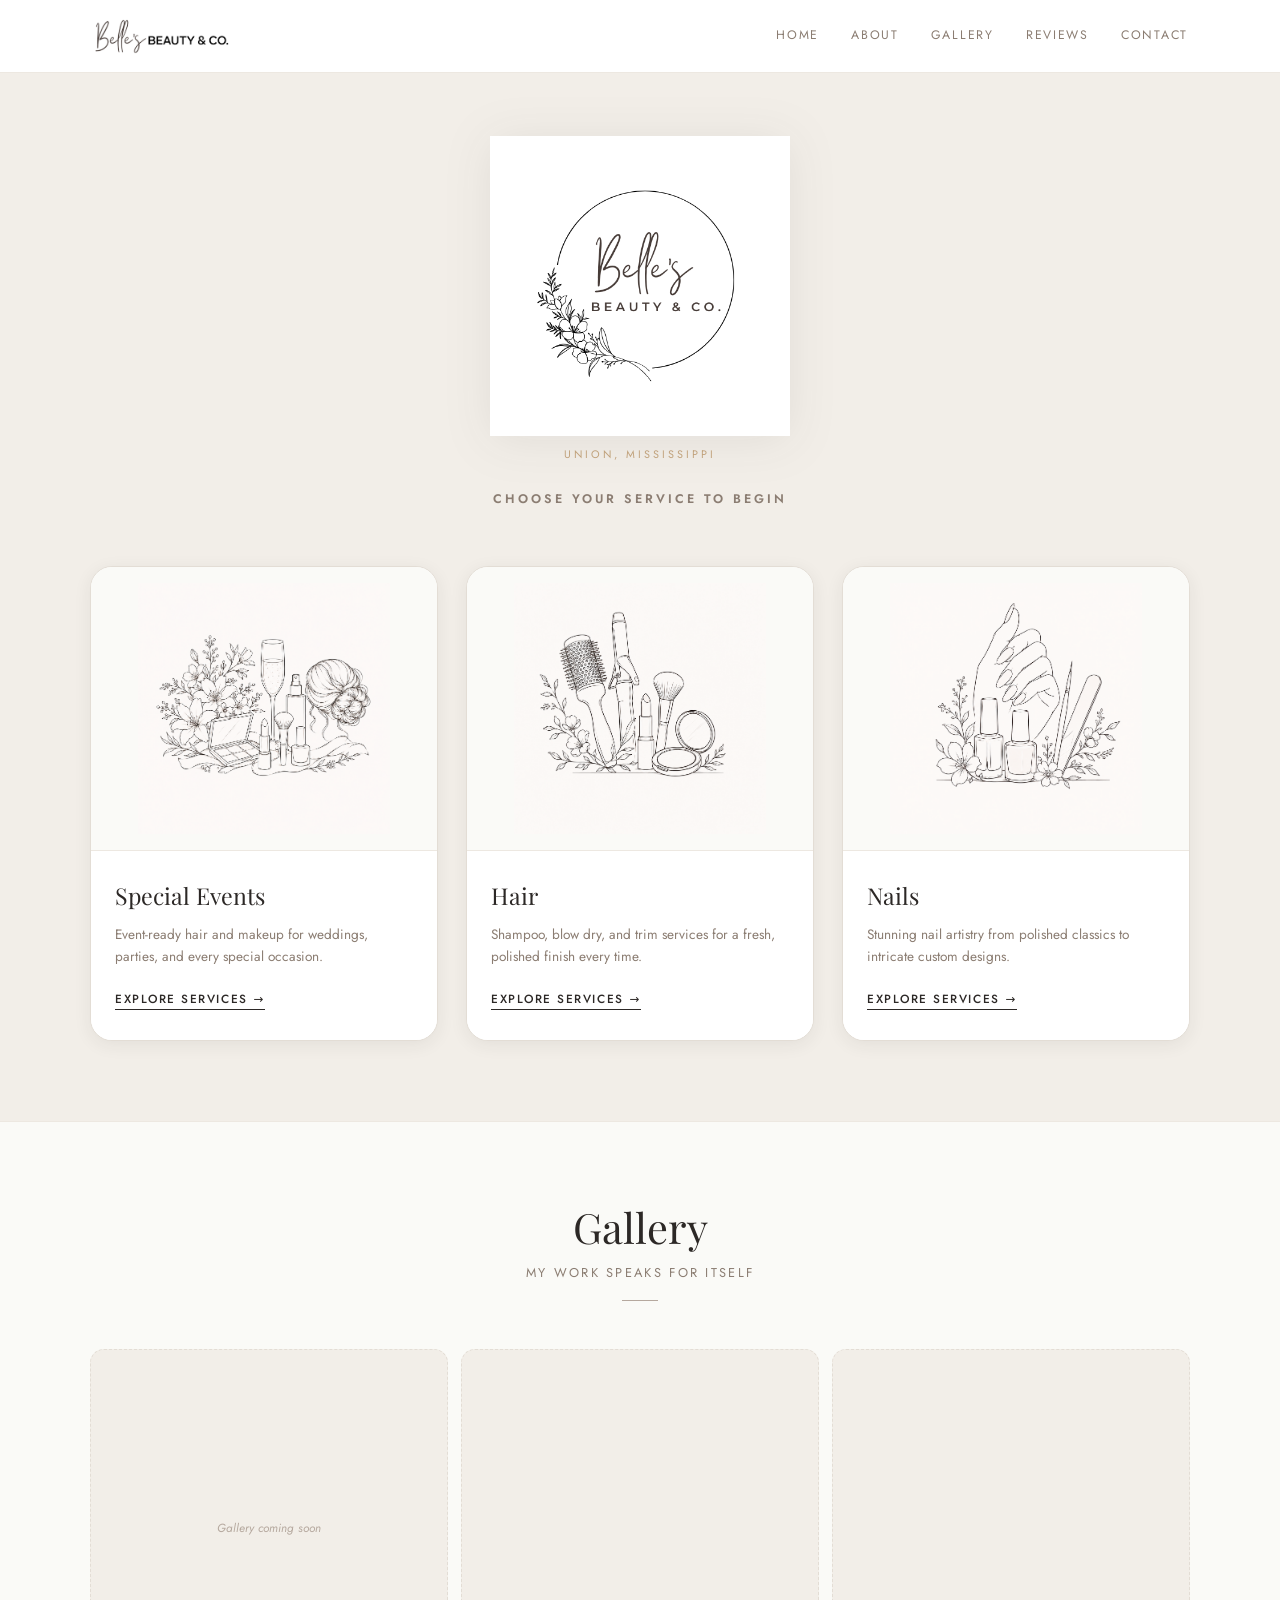
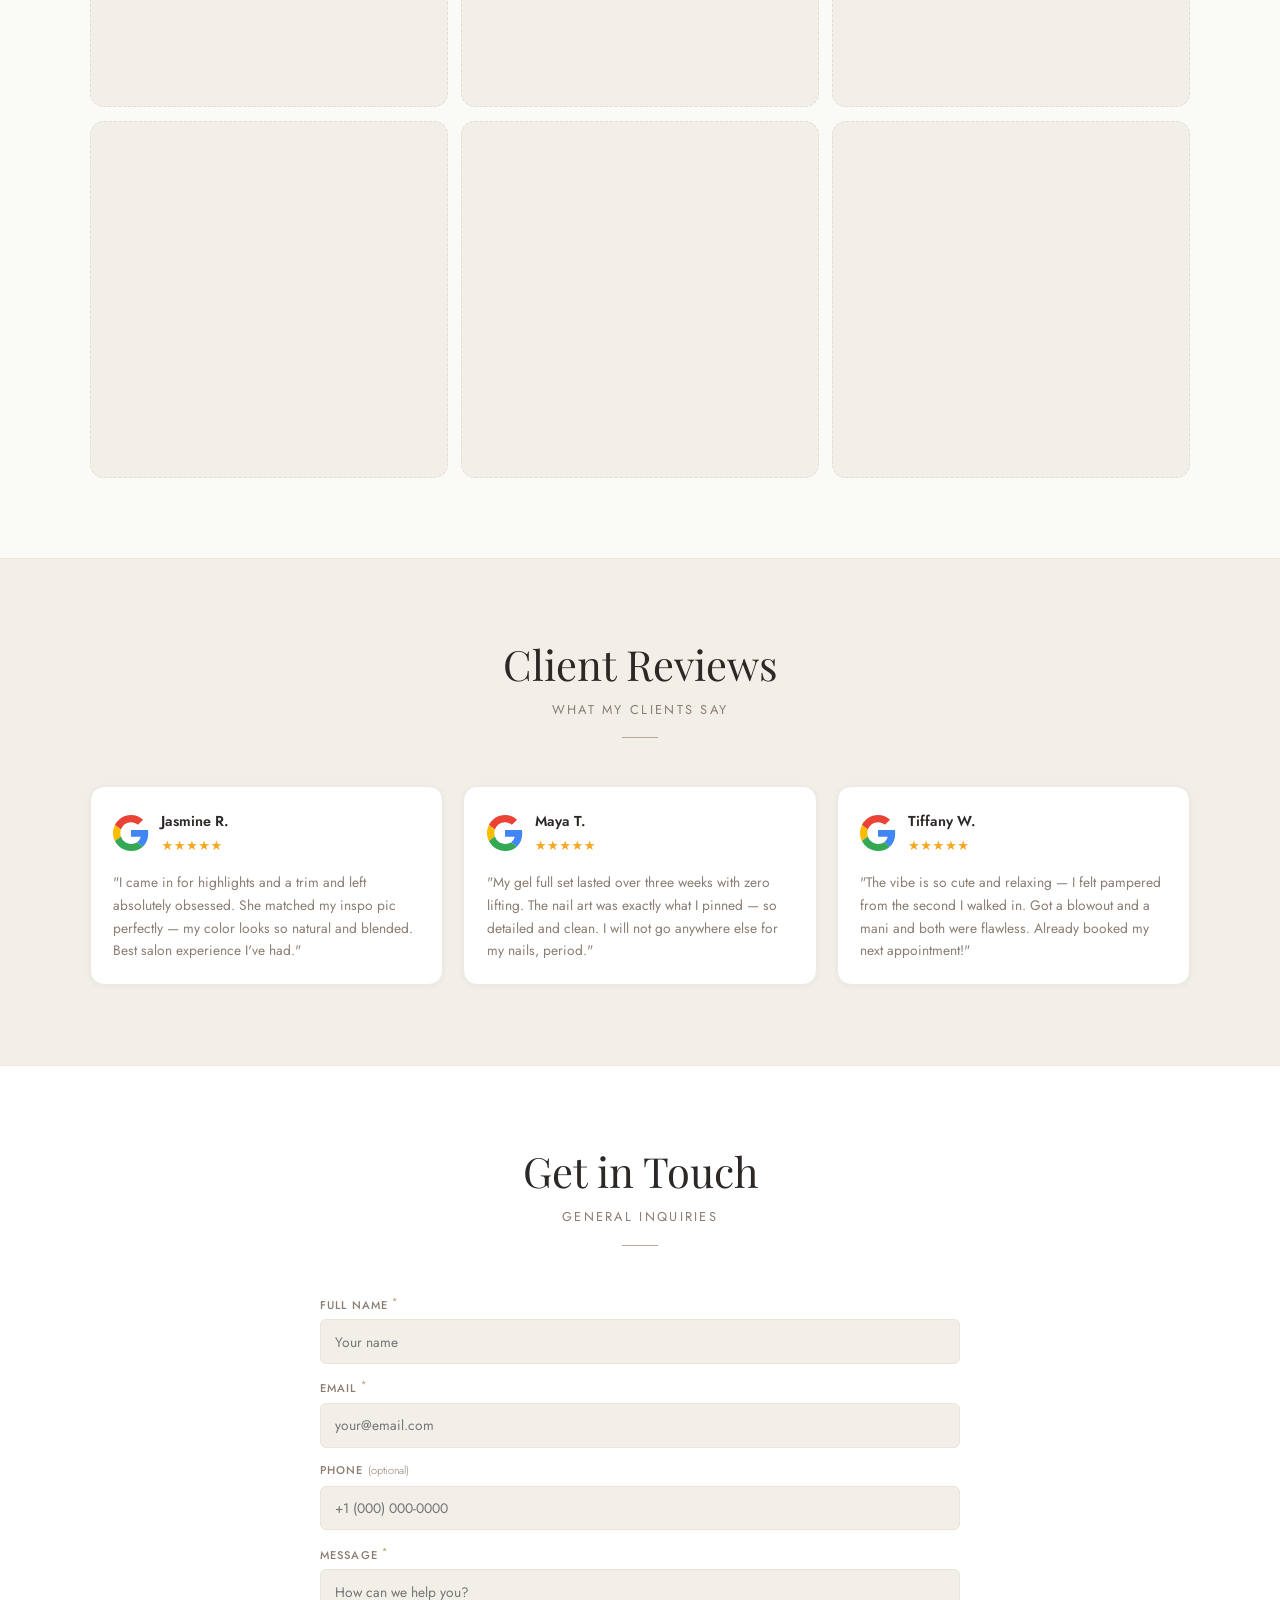
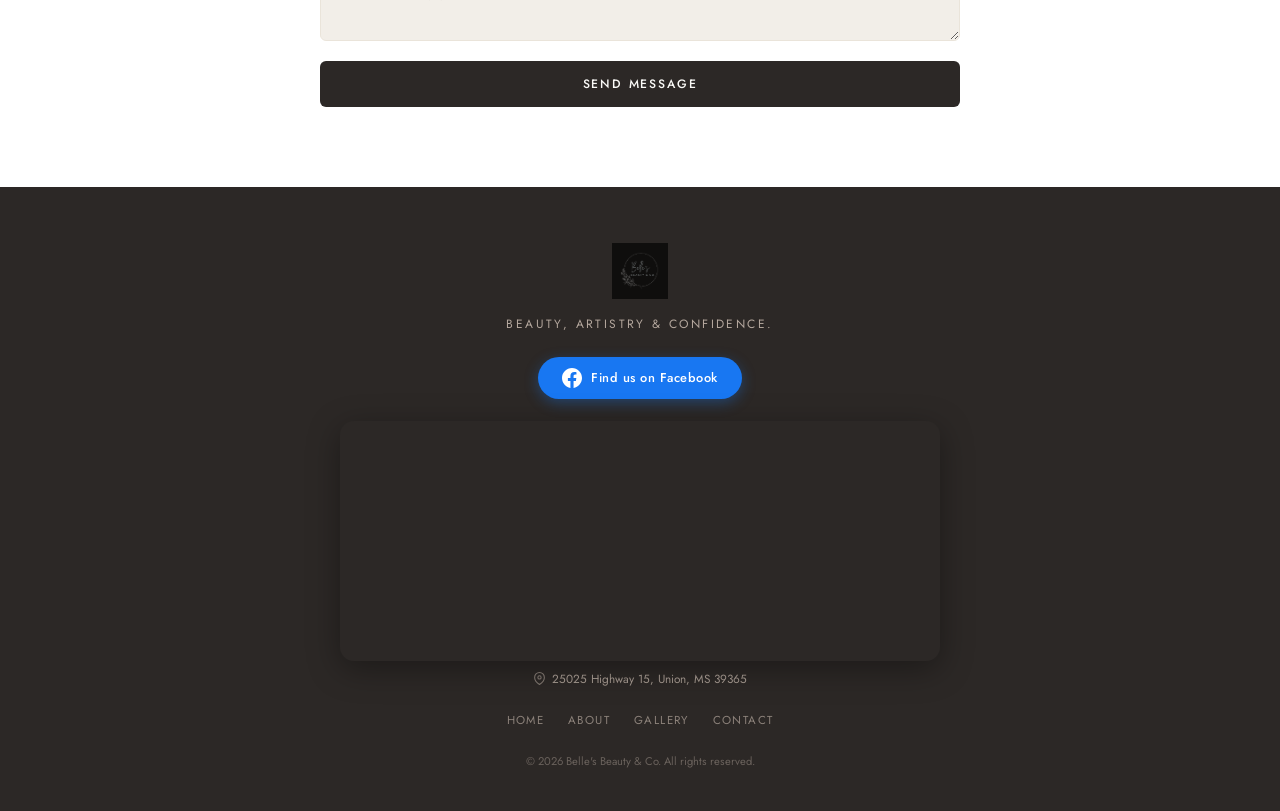
<file: index.html>
<!DOCTYPE html>
<html lang="en">
<head>
  <meta charset="UTF-8" />
  <meta name="viewport" content="width=device-width, initial-scale=1.0" />
  <title>Belle's Beauty &amp; Co. | Hair, Nails &amp; Makeup Salon — Union, MS</title>
  <meta name="description" content="Belle's Beauty &amp; Co. is a full-service beauty salon in Union, Mississippi offering hair styling, gel nails, nail extensions, and event makeup. Book your appointment online today." />
  <link rel="canonical" href="https://bellesbeautyco.com/" />

  <!-- Favicon -->
  <link rel="icon" type="image/png" href="images/logo.png" />
  <link rel="apple-touch-icon" href="images/logo.png" />

  <!-- Open Graph -->
  <meta property="og:type"         content="website" />
  <meta property="og:site_name"    content="Belle's Beauty &amp; Co." />
  <meta property="og:url"          content="https://bellesbeautyco.com/" />
  <meta property="og:title"        content="Belle's Beauty &amp; Co. | Hair, Nails &amp; Makeup Salon — Union, MS" />
  <meta property="og:description"  content="Full-service beauty salon in Union, Mississippi. Book hair styling, gel nails, nail extensions, and event makeup online." />
  <meta property="og:image"        content="https://bellesbeautyco.com/images/og-image.jpg" />
  <meta property="og:image:width"  content="1200" />
  <meta property="og:image:height" content="630" />

  <!-- Twitter Card -->
  <meta name="twitter:card"        content="summary_large_image" />
  <meta name="twitter:title"       content="Belle's Beauty &amp; Co. | Hair, Nails &amp; Makeup — Union, MS" />
  <meta name="twitter:description" content="Full-service beauty salon in Union, Mississippi. Book online." />
  <meta name="twitter:image"       content="https://bellesbeautyco.com/images/og-image.jpg" />

  <!-- Local Business Schema -->
  <script type="application/ld+json">
  {
    "@context": "https://schema.org",
    "@type": "BeautySalon",
    "name": "Belle's Beauty & Co.",
    "description": "Full-service beauty salon in Union, Mississippi offering hair styling, gel nails, nail extensions, and event makeup.",
    "url": "https://bellesbeautyco.com",

    "address": {
      "@type": "PostalAddress",
      "streetAddress": "25025 Highway 15",
      "addressLocality": "Union",
      "addressRegion": "MS",
      "postalCode": "39365",
      "addressCountry": "US"
    },
    "geo": {
      "@type": "GeoCoordinates",
      "latitude": 32.5723,
      "longitude": -89.1179
    },
    "sameAs": [
      "https://www.facebook.com/share/1Wct53LKBZ/?mibextid=wwXIfr"
    ],
    "hasOfferCatalog": {
      "@type": "OfferCatalog",
      "name": "Beauty Services",
      "itemListElement": [
        {"@type": "Offer", "itemOffered": {"@type": "Service", "name": "Gel X Nails"}},
        {"@type": "Offer", "itemOffered": {"@type": "Service", "name": "Builder Gel Nails"}},
        {"@type": "Offer", "itemOffered": {"@type": "Service", "name": "Gel Polish"}},
        {"@type": "Offer", "itemOffered": {"@type": "Service", "name": "Event Makeup"}},
        {"@type": "Offer", "itemOffered": {"@type": "Service", "name": "Event Hair"}},
        {"@type": "Offer", "itemOffered": {"@type": "Service", "name": "Shampoo & Blow Dry"}},
        {"@type": "Offer", "itemOffered": {"@type": "Service", "name": "Hair Trim"}}
      ]
    }
  }
  </script>

  <!-- Google Fonts: Playfair Display (display headings) + Jost (body) -->
  <link rel="preconnect" href="https://fonts.googleapis.com" />
  <link rel="preconnect" href="https://fonts.gstatic.com" crossorigin />
  <link href="https://fonts.googleapis.com/css2?family=Playfair+Display:ital,wght@0,400;0,500;1,400&family=Jost:wght@300;400;500&display=swap" rel="stylesheet" />

  <link rel="stylesheet" href="css/styles.css" />
</head>
<body>

  <!-- ============================================================
       HEADER — fixed nav bar
  ============================================================ -->
  <header class="site-header" id="site-header">
    <div class="header-inner">
      <div class="header-logo" onclick="showSection('landing')" role="button" tabindex="0" aria-label="Home">
        <img src="images/headerlogo.png" alt="Belle's Beauty & Co." />
      </div>
      <nav class="header-nav" aria-label="Main navigation">
        <a href="#" onclick="return navTo('landing')">Home</a>
        <a href="#" onclick="return navTo('about')">About</a>
        <a href="#sec-gallery" onclick="return navToAnchor('sec-gallery')">Gallery</a>
        <a href="#sec-reviews" onclick="return navToAnchor('sec-reviews')">Reviews</a>
        <a href="#sec-contact" onclick="return navToAnchor('sec-contact')">Contact</a>
      </nav>
      <button class="mobile-menu-btn" id="mobile-menu-btn" aria-label="Toggle menu" aria-expanded="false">
        <span></span><span></span><span></span>
      </button>
    </div>
    <nav class="mobile-nav" id="mobile-nav" aria-label="Mobile navigation">
      <a href="#" onclick="return mobileNavTo('landing')">Home</a>
      <a href="#" onclick="return mobileNavTo('about')">About</a>
      <a href="#sec-gallery" onclick="return mobileNavToAnchor('sec-gallery')">Gallery</a>
      <a href="#sec-reviews" onclick="return mobileNavToAnchor('sec-reviews')">Reviews</a>
      <a href="#sec-contact" onclick="return mobileNavToAnchor('sec-contact')">Contact</a>
    </nav>
  </header>

  <!-- ============================================================
       MAIN CONTENT
  ============================================================ -->
  <main>

    <!-- ================================
         SECTION: LANDING
    ================================ -->
    <section id="landing" class="section active" aria-label="Home">
      <div class="landing-hero">

        <h1 class="visually-hidden">Beauty Salon in Union, Mississippi — Hair, Nails &amp; Makeup</h1>

        <div class="landing-logo-wrap">
          <img src="images/logo.png" alt="Belle's Beauty & Co." class="landing-logo" />
        </div>

        <p class="landing-location">Union, Mississippi</p>

        <p class="landing-tagline">Choose your service to begin</p>

        <div class="service-cards">

          <!-- Card: Special Events -->
          <div class="service-card" onclick="showServiceSection('special-events')" role="button" tabindex="0"
               aria-label="Special Events services" onkeydown="if(event.key==='Enter') showServiceSection('special-events')">
            <div class="card-image-wrap">
              <img
                src="specialevents.png"
                alt="Special Events illustration"
                class="card-image"
                onerror="this.style.display='none'; this.nextElementSibling.style.display='flex';"
              />
              <!-- SVG fallback — shown if image file is missing -->
              <div class="card-svg-fallback" aria-hidden="true">
                <svg viewBox="0 0 240 220" fill="none" xmlns="http://www.w3.org/2000/svg">
                  <!-- Crown -->
                  <path d="M68 142 L68 108 L90 126 L120 88 L150 126 L172 108 L172 142 Z" stroke="#4A4540" stroke-width="1.3" fill="none" stroke-linejoin="round"/>
                  <rect x="64" y="142" width="112" height="18" rx="3" stroke="#4A4540" stroke-width="1.2" fill="none"/>
                  <!-- Crown gems -->
                  <circle cx="120" cy="88" r="4" stroke="#4A4540" stroke-width="1"/>
                  <circle cx="90" cy="126" r="3" stroke="#4A4540" stroke-width="1"/>
                  <circle cx="150" cy="126" r="3" stroke="#4A4540" stroke-width="1"/>
                  <!-- Sparkles left -->
                  <line x1="44" y1="100" x2="44" y2="112" stroke="#4A4540" stroke-width="1.2" stroke-linecap="round"/>
                  <line x1="38" y1="106" x2="50" y2="106" stroke="#4A4540" stroke-width="1.2" stroke-linecap="round"/>
                  <!-- Sparkles right -->
                  <line x1="196" y1="96" x2="196" y2="108" stroke="#4A4540" stroke-width="1.2" stroke-linecap="round"/>
                  <line x1="190" y1="102" x2="202" y2="102" stroke="#4A4540" stroke-width="1.2" stroke-linecap="round"/>
                  <!-- Small accent dots -->
                  <circle cx="56" cy="80" r="2" stroke="#4A4540" stroke-width="1"/>
                  <circle cx="184" cy="78" r="2" stroke="#4A4540" stroke-width="1"/>
                  <!-- Florals left -->
                  <circle cx="30" cy="156" r="5" stroke="#4A4540" stroke-width="1"/>
                  <path d="M25 151 Q20 145 24 140" stroke="#4A4540" stroke-width="1" fill="none"/>
                  <path d="M22 158 Q14 158 14 164" stroke="#4A4540" stroke-width="1" fill="none"/>
                  <path d="M26 163 Q22 170 26 175" stroke="#4A4540" stroke-width="1" fill="none"/>
                  <path d="M33 165 Q33 175 28 180" stroke="#4A4540" stroke-width="1" fill="none"/>
                  <!-- Leaf sprigs -->
                  <path d="M14 160 Q22 153 30 158" stroke="#4A4540" stroke-width="0.9" fill="none"/>
                  <path d="M40 172 Q50 165 56 170" stroke="#4A4540" stroke-width="0.9" fill="none"/>
                  <!-- Ground line -->
                  <line x1="10" y1="186" x2="230" y2="186" stroke="#4A4540" stroke-width="0.8"/>
                </svg>
              </div>
            </div>
            <div class="card-content">
              <h2 class="card-title">Special Events</h2>
              <p class="card-desc">Event-ready hair and makeup for weddings, parties, and every special occasion.</p>
              <span class="card-cta">Explore Services &rarr;</span>
            </div>
          </div>

          <!-- Card: Hair -->
          <div class="service-card" onclick="showServiceSection('hair-makeup')" role="button" tabindex="0"
               aria-label="Hair services" onkeydown="if(event.key==='Enter') showServiceSection('hair-makeup')">
            <div class="card-image-wrap">
              <img
                src="images/hair-makeup.png"
                alt="Hair tools illustration"
                class="card-image"
                onerror="this.style.display='none'; this.nextElementSibling.style.display='flex';"
              />
              <!-- SVG fallback — shown if image file is missing -->
              <div class="card-svg-fallback" aria-hidden="true">
                <svg viewBox="0 0 240 220" fill="none" xmlns="http://www.w3.org/2000/svg">
                  <!-- Round hair brush -->
                  <rect x="44" y="68" width="20" height="64" rx="10" stroke="#4A4540" stroke-width="1.3"/>
                  <line x1="54" y1="68" x2="54" y2="132" stroke="#4A4540" stroke-width="0.7" stroke-dasharray="3 3"/>
                  <!-- Curling iron barrel -->
                  <rect x="78" y="48" width="8" height="90" rx="4" stroke="#4A4540" stroke-width="1.3"/>
                  <path d="M78 70 Q90 70 90 80 L90 130" stroke="#4A4540" stroke-width="1.3" fill="none"/>
                  <rect x="74" y="44" width="16" height="10" rx="3" stroke="#4A4540" stroke-width="1.2"/>
                  <!-- Makeup brush -->
                  <line x1="148" y1="152" x2="172" y2="76" stroke="#4A4540" stroke-width="1.8" stroke-linecap="round"/>
                  <ellipse cx="174" cy="71" rx="7" ry="12" stroke="#4A4540" stroke-width="1.2"/>
                  <!-- Compact mirror -->
                  <circle cx="196" cy="136" r="22" stroke="#4A4540" stroke-width="1.2"/>
                  <circle cx="196" cy="136" r="16" stroke="#4A4540" stroke-width="0.8"/>
                  <line x1="174" y1="136" x2="218" y2="136" stroke="#4A4540" stroke-width="0.7"/>
                  <!-- Florals left -->
                  <circle cx="30" cy="156" r="5" stroke="#4A4540" stroke-width="1"/>
                  <path d="M25 151 Q20 145 24 140" stroke="#4A4540" stroke-width="1" fill="none"/>
                  <path d="M22 158 Q14 158 14 164" stroke="#4A4540" stroke-width="1" fill="none"/>
                  <path d="M26 163 Q22 170 26 175" stroke="#4A4540" stroke-width="1" fill="none"/>
                  <path d="M33 165 Q33 175 28 180" stroke="#4A4540" stroke-width="1" fill="none"/>
                  <path d="M16 148 Q12 142 16 138 Q20 142 16 148Z" stroke="#4A4540" stroke-width="0.9" fill="none"/>
                  <!-- Leaf sprigs -->
                  <path d="M10 168 Q18 162 24 167" stroke="#4A4540" stroke-width="0.9" fill="none"/>
                  <path d="M40 172 Q50 165 56 170" stroke="#4A4540" stroke-width="0.9" fill="none"/>
                  <!-- Florals right -->
                  <path d="M210 158 Q218 155 220 162" stroke="#4A4540" stroke-width="1" fill="none"/>
                  <path d="M215 165 Q222 165 222 172" stroke="#4A4540" stroke-width="1" fill="none"/>
                  <path d="M208 170 Q208 178 212 182" stroke="#4A4540" stroke-width="1" fill="none"/>
                  <!-- Ground line -->
                  <line x1="10" y1="186" x2="230" y2="186" stroke="#4A4540" stroke-width="0.8"/>
                </svg>
              </div>
            </div>
            <div class="card-content">
              <h2 class="card-title">Hair</h2>
              <p class="card-desc">Shampoo, blow dry, and trim services for a fresh, polished finish every time.</p>
              <span class="card-cta">Explore Services &rarr;</span>
            </div>
          </div>

          <!-- Card: Nails -->
          <div class="service-card" onclick="showServiceSection('nails')" role="button" tabindex="0"
               aria-label="Nails services" onkeydown="if(event.key==='Enter') showServiceSection('nails')">
            <div class="card-image-wrap">
              <img
                src="images/nails.png"
                alt="Nails illustration"
                class="card-image"
                onerror="this.style.display='none'; this.nextElementSibling.style.display='flex';"
              />
              <!-- SVG fallback — shown if image file is missing -->
              <div class="card-svg-fallback" aria-hidden="true">
                <svg viewBox="0 0 240 220" fill="none" xmlns="http://www.w3.org/2000/svg">
                  <!-- Elegant hand -->
                  <path d="M88 152 Q82 120 84 96 Q86 76 90 64 Q93 55 98 58 Q102 62 101 82 L100 108"
                        stroke="#4A4540" stroke-width="1.4" fill="none" stroke-linecap="round"/>
                  <path d="M100 108 Q102 78 106 70 Q110 62 114 66 Q117 72 115 108"
                        stroke="#4A4540" stroke-width="1.4" fill="none" stroke-linecap="round"/>
                  <path d="M115 108 Q118 80 122 74 Q126 68 129 72 Q132 78 129 108"
                        stroke="#4A4540" stroke-width="1.4" fill="none" stroke-linecap="round"/>
                  <path d="M129 110 Q133 85 136 80 Q139 76 141 80 Q143 86 140 112"
                        stroke="#4A4540" stroke-width="1.3" fill="none" stroke-linecap="round"/>
                  <!-- Nail tips (almond shape) -->
                  <path d="M95 64 Q98 52 101 58" stroke="#4A4540" stroke-width="1" fill="none"/>
                  <path d="M111 66 Q114 54 117 66" stroke="#4A4540" stroke-width="1" fill="none"/>
                  <path d="M125 72 Q128 61 131 72" stroke="#4A4540" stroke-width="1" fill="none"/>
                  <path d="M137 80 Q139 71 141 80" stroke="#4A4540" stroke-width="1" fill="none"/>
                  <!-- Nail polish bottle 1 (tall) -->
                  <rect x="62" y="122" width="24" height="46" rx="3" stroke="#4A4540" stroke-width="1.3"/>
                  <rect x="67" y="109" width="14" height="15" rx="2" stroke="#4A4540" stroke-width="1.2"/>
                  <line x1="74" y1="103" x2="74" y2="109" stroke="#4A4540" stroke-width="1.8" stroke-linecap="round"/>
                  <!-- Nail polish bottle 2 (shorter) -->
                  <rect x="155" y="130" width="22" height="38" rx="3" stroke="#4A4540" stroke-width="1.3"/>
                  <rect x="159" y="119" width="14" height="13" rx="2" stroke="#4A4540" stroke-width="1.2"/>
                  <line x1="166" y1="113" x2="166" y2="119" stroke="#4A4540" stroke-width="1.8" stroke-linecap="round"/>
                  <!-- Nail art brush -->
                  <line x1="188" y1="168" x2="204" y2="100" stroke="#4A4540" stroke-width="1.6" stroke-linecap="round"/>
                  <ellipse cx="205" cy="97" rx="3" ry="7" stroke="#4A4540" stroke-width="1"/>
                  <!-- Nail file -->
                  <path d="M196 172 Q210 160 216 130" stroke="#4A4540" stroke-width="3" stroke-linecap="round"/>
                  <!-- Florals left -->
                  <circle cx="38" cy="148" r="6" stroke="#4A4540" stroke-width="1"/>
                  <path d="M32 143 Q26 136 30 130" stroke="#4A4540" stroke-width="1" fill="none"/>
                  <path d="M30 150 Q22 150 20 157" stroke="#4A4540" stroke-width="1" fill="none"/>
                  <path d="M34 156 Q28 164 32 170" stroke="#4A4540" stroke-width="1" fill="none"/>
                  <path d="M42 156 Q44 166 40 172" stroke="#4A4540" stroke-width="1" fill="none"/>
                  <path d="M24 138 Q20 130 24 126 Q28 130 24 138Z" stroke="#4A4540" stroke-width="0.9" fill="none"/>
                  <!-- Leaf sprigs -->
                  <path d="M14 160 Q22 153 30 158" stroke="#4A4540" stroke-width="0.9" fill="none"/>
                  <path d="M46 168 Q56 162 62 167" stroke="#4A4540" stroke-width="0.9" fill="none"/>
                  <!-- Florals right -->
                  <circle cx="224" cy="152" r="5" stroke="#4A4540" stroke-width="1"/>
                  <path d="M228 158 Q234 162 232 168" stroke="#4A4540" stroke-width="1" fill="none"/>
                  <path d="M222 160 Q220 168 224 174" stroke="#4A4540" stroke-width="1" fill="none"/>
                  <!-- Ground line -->
                  <line x1="10" y1="186" x2="230" y2="186" stroke="#4A4540" stroke-width="0.8"/>
                </svg>
              </div>
            </div>
            <div class="card-content">
              <h2 class="card-title">Nails</h2>
              <p class="card-desc">Stunning nail artistry from polished classics to intricate custom designs.</p>
              <span class="card-cta">Explore Services &rarr;</span>
            </div>
          </div>

        </div><!-- /.service-cards -->
      </div><!-- /.landing-hero -->

      <!-- ================================
           GALLERY BLOCK
      ================================ -->
      <div class="landing-block" id="sec-gallery" aria-label="Gallery">
        <div class="landing-block-inner">
          <div class="section-header">
            <h2 class="section-title">Gallery</h2>
            <p class="section-subtitle">My work speaks for itself</p>
            <div class="section-divider"></div>
          </div>
          <div class="gallery-grid">
            <div class="gallery-placeholder-item">
              <span>Gallery coming soon</span>
            </div>
            <div class="gallery-placeholder-item"></div>
            <div class="gallery-placeholder-item"></div>
            <div class="gallery-placeholder-item"></div>
            <div class="gallery-placeholder-item"></div>
            <div class="gallery-placeholder-item"></div>
          </div>
        </div>
      </div>

      <!-- ================================
           REVIEWS BLOCK
      ================================ -->
      <div class="landing-block bg-mid" id="sec-reviews" aria-label="Client Reviews">
        <div class="landing-block-inner">
          <div class="section-header">
            <h2 class="section-title">Client Reviews</h2>
            <p class="section-subtitle">What my clients say</p>
            <div class="section-divider"></div>
          </div>
          <div class="reviews-grid">
            <div class="review-card">
              <div class="review-header">
                <svg class="review-g-logo" xmlns="http://www.w3.org/2000/svg" viewBox="0 0 48 48" aria-hidden="true">
                  <path fill="#EA4335" d="M24 9.5c3.54 0 6.71 1.22 9.21 3.6l6.85-6.85C35.9 2.38 30.47 0 24 0 14.62 0 6.51 5.38 2.56 13.22l7.98 6.19C12.43 13.72 17.74 9.5 24 9.5z"/>
                  <path fill="#4285F4" d="M46.98 24.55c0-1.57-.15-3.09-.38-4.55H24v9.02h12.94c-.58 2.96-2.26 5.48-4.78 7.18l7.73 6c4.51-4.18 7.09-10.36 7.09-17.65z"/>
                  <path fill="#FBBC05" d="M10.53 28.59c-.48-1.45-.76-2.99-.76-4.59s.27-3.14.76-4.59l-7.98-6.19C.92 16.46 0 20.12 0 24c0 3.88.92 7.54 2.56 10.78l7.97-6.19z"/>
                  <path fill="#34A853" d="M24 48c6.48 0 11.93-2.13 15.89-5.81l-7.73-6c-2.18 1.48-4.97 2.31-8.16 2.31-6.26 0-11.57-4.22-13.47-9.91l-7.98 6.19C6.51 42.62 14.62 48 24 48z"/>
                </svg>
                <div class="review-meta">
                  <span class="review-name">Jasmine R.</span>
                  <div class="review-stars" aria-label="5 stars">&#9733;&#9733;&#9733;&#9733;&#9733;</div>
                </div>
              </div>
              <p class="review-text">"I came in for highlights and a trim and left absolutely obsessed. She matched my inspo pic perfectly — my color looks so natural and blended. Best salon experience I've had."</p>
            </div>
            <div class="review-card">
              <div class="review-header">
                <svg class="review-g-logo" xmlns="http://www.w3.org/2000/svg" viewBox="0 0 48 48" aria-hidden="true">
                  <path fill="#EA4335" d="M24 9.5c3.54 0 6.71 1.22 9.21 3.6l6.85-6.85C35.9 2.38 30.47 0 24 0 14.62 0 6.51 5.38 2.56 13.22l7.98 6.19C12.43 13.72 17.74 9.5 24 9.5z"/>
                  <path fill="#4285F4" d="M46.98 24.55c0-1.57-.15-3.09-.38-4.55H24v9.02h12.94c-.58 2.96-2.26 5.48-4.78 7.18l7.73 6c4.51-4.18 7.09-10.36 7.09-17.65z"/>
                  <path fill="#FBBC05" d="M10.53 28.59c-.48-1.45-.76-2.99-.76-4.59s.27-3.14.76-4.59l-7.98-6.19C.92 16.46 0 20.12 0 24c0 3.88.92 7.54 2.56 10.78l7.97-6.19z"/>
                  <path fill="#34A853" d="M24 48c6.48 0 11.93-2.13 15.89-5.81l-7.73-6c-2.18 1.48-4.97 2.31-8.16 2.31-6.26 0-11.57-4.22-13.47-9.91l-7.98 6.19C6.51 42.62 14.62 48 24 48z"/>
                </svg>
                <div class="review-meta">
                  <span class="review-name">Maya T.</span>
                  <div class="review-stars" aria-label="5 stars">&#9733;&#9733;&#9733;&#9733;&#9733;</div>
                </div>
              </div>
              <p class="review-text">"My gel full set lasted over three weeks with zero lifting. The nail art was exactly what I pinned — so detailed and clean. I will not go anywhere else for my nails, period."</p>
            </div>
            <div class="review-card">
              <div class="review-header">
                <svg class="review-g-logo" xmlns="http://www.w3.org/2000/svg" viewBox="0 0 48 48" aria-hidden="true">
                  <path fill="#EA4335" d="M24 9.5c3.54 0 6.71 1.22 9.21 3.6l6.85-6.85C35.9 2.38 30.47 0 24 0 14.62 0 6.51 5.38 2.56 13.22l7.98 6.19C12.43 13.72 17.74 9.5 24 9.5z"/>
                  <path fill="#4285F4" d="M46.98 24.55c0-1.57-.15-3.09-.38-4.55H24v9.02h12.94c-.58 2.96-2.26 5.48-4.78 7.18l7.73 6c4.51-4.18 7.09-10.36 7.09-17.65z"/>
                  <path fill="#FBBC05" d="M10.53 28.59c-.48-1.45-.76-2.99-.76-4.59s.27-3.14.76-4.59l-7.98-6.19C.92 16.46 0 20.12 0 24c0 3.88.92 7.54 2.56 10.78l7.97-6.19z"/>
                  <path fill="#34A853" d="M24 48c6.48 0 11.93-2.13 15.89-5.81l-7.73-6c-2.18 1.48-4.97 2.31-8.16 2.31-6.26 0-11.57-4.22-13.47-9.91l-7.98 6.19C6.51 42.62 14.62 48 24 48z"/>
                </svg>
                <div class="review-meta">
                  <span class="review-name">Tiffany W.</span>
                  <div class="review-stars" aria-label="5 stars">&#9733;&#9733;&#9733;&#9733;&#9733;</div>
                </div>
              </div>
              <p class="review-text">"The vibe is so cute and relaxing — I felt pampered from the second I walked in. Got a blowout and a mani and both were flawless. Already booked my next appointment!"</p>
            </div>
          </div>
        </div>
      </div>

      <!-- ================================
           CONTACT BLOCK
      ================================ -->
      <div class="landing-block bg-mid" id="sec-contact" aria-label="Contact">
        <div class="landing-block-inner landing-block-inner--narrow">
          <div class="section-header">
            <h2 class="section-title">Get in Touch</h2>
            <p class="section-subtitle">General inquiries</p>
            <div class="section-divider"></div>
          </div>
          <form class="inquiry-form" id="inquiry-form" onsubmit="return submitInquiry(event)">
            <div class="form-row">
              <label for="inq-name">Full Name <span class="required-star">*</span></label>
              <input id="inq-name" type="text" placeholder="Your name" autocomplete="name" required />
            </div>
            <div class="form-row">
              <label for="inq-email">Email <span class="required-star">*</span></label>
              <input id="inq-email" type="email" placeholder="your@email.com" autocomplete="email" required />
            </div>
            <div class="form-row">
              <label for="inq-phone">Phone <span class="optional">(optional)</span></label>
              <input id="inq-phone" type="tel" placeholder="+1 (000) 000-0000" autocomplete="tel" />
            </div>
            <div class="form-row">
              <label for="inq-message">Message <span class="required-star">*</span></label>
              <textarea id="inq-message" placeholder="How can we help you?" required></textarea>
            </div>
            <div id="inq-error" class="inq-error" hidden></div>
            <button type="submit" class="confirm-btn">Send Message</button>
          </form>
          <div class="inquiry-success" id="inquiry-success" hidden>
            <div class="success-ring">
              <svg viewBox="0 0 48 48" fill="none" xmlns="http://www.w3.org/2000/svg" aria-hidden="true">
                <circle cx="24" cy="24" r="22" stroke="#2C2826" stroke-width="1.5"/>
                <path d="M14 24.5 L21 31.5 L34 18" stroke="#2C2826" stroke-width="1.8" stroke-linecap="round" stroke-linejoin="round"/>
              </svg>
            </div>
            <h3>Message Sent</h3>
            <p>Thank you for reaching out. We'll be in touch soon!</p>
          </div>
        </div>
      </div>

    </section>


    <!-- ================================
         SECTION: SPECIAL EVENTS
    ================================ -->
    <section id="special-events" class="section" aria-label="Special Events services">
      <div class="section-inner">
        <button class="back-btn" onclick="showSection('landing')" aria-label="Back to home">
          &larr; Back
        </button>
        <div class="section-header">
          <h1 class="section-title">Special Events</h1>
          <p class="section-subtitle">Professional glam for your most memorable moments</p>
          <div class="section-divider"></div>
        </div>
        <div class="services-list">

          <div class="service-item">
            <div class="service-info">
              <h3 class="service-name">Event Makeup</h3>
              <p class="service-desc">Flawless, long-lasting makeup application for weddings, parties, photoshoots, and any special occasion.</p>
              <span class="service-price">$80 &nbsp;&middot;&nbsp; 1 hr</span>
            </div>
            <button class="book-btn" onclick="showBooking('Event Makeup', 'special-events')">
              Book Appointment
            </button>
          </div>

          <div class="service-item">
            <div class="service-info">
              <h3 class="service-name">Event Hair</h3>
              <p class="service-desc">Elegant event styling — updos, curls, and polished looks tailored to your vision and occasion.</p>
              <span class="service-price">$55 &nbsp;&middot;&nbsp; 1 hr</span>
            </div>
            <button class="book-btn" onclick="showBooking('Event Hair', 'special-events')">
              Book Appointment
            </button>
          </div>

        </div>
      </div>
    </section>


    <!-- ================================
         SECTION: HAIR SERVICES
    ================================ -->
    <section id="hair-makeup" class="section" aria-label="Hair services">
      <div class="section-inner">
        <button class="back-btn" onclick="showSection('landing')" aria-label="Back to home">
          &larr; Back
        </button>
        <div class="section-header">
          <h1 class="section-title">Hair</h1>
          <p class="section-subtitle">Shampoo, blow dry &amp; trim services</p>
          <div class="section-divider"></div>
        </div>
        <div class="services-list">

          <div class="service-item">
            <div class="service-info">
              <h3 class="service-name">Shampoo &amp; Blow Dry</h3>
              <p class="service-desc">A thorough shampoo and conditioning treatment followed by a smooth, polished blow dry.</p>
              <span class="service-price">$25 &nbsp;&middot;&nbsp; 1 hr</span>
            </div>
            <button class="book-btn" onclick="showBooking('Shampoo & Blow Dry', 'hair-makeup')">
              Book Appointment
            </button>
          </div>

          <div class="service-item">
            <div class="service-info">
              <h3 class="service-name">Shampoo, Hair Trim &amp; Blow Dry</h3>
              <p class="service-desc">Shampoo and condition followed by a clean trim to remove split ends, finished with a blow dry.</p>
              <span class="service-price">$30 &nbsp;&middot;&nbsp; 1&frac12; hrs</span>
            </div>
            <button class="book-btn" onclick="showBooking('Shampoo, Hair Trim & Blow Dry', 'hair-makeup')">
              Book Appointment
            </button>
          </div>

          <div class="service-item">
            <div class="service-info">
              <h3 class="service-name">Dry Trim</h3>
              <p class="service-desc">A quick precision trim on dry hair — perfect for a shape-up between appointments.</p>
              <span class="service-price">$20 &nbsp;&middot;&nbsp; 30 min</span>
            </div>
            <button class="book-btn" onclick="showBooking('Dry Trim', 'hair-makeup')">
              Book Appointment
            </button>
          </div>

        </div>
      </div>
    </section>


    <!-- ================================
         SECTION: NAILS SERVICES
    ================================ -->
    <section id="nails" class="section" aria-label="Nails services">
      <div class="section-inner">
        <button class="back-btn" onclick="showSection('landing')" aria-label="Back to home">
          &larr; Back
        </button>
        <div class="section-header">
          <h1 class="section-title">Nails</h1>
          <p class="section-subtitle">Artistry crafted for your fingertips</p>
          <div class="section-divider"></div>
        </div>
        <div class="services-list">

          <div class="service-item">
            <div class="service-info">
              <h3 class="service-name">Regular Polish</h3>
              <p class="service-desc">Classic nail polish applied with care for a clean, fresh finish.</p>
              <span class="service-price">$30 &nbsp;&middot;&nbsp; 1&frac12; hrs</span>
            </div>
            <button class="book-btn" onclick="showBooking('Regular Polish', 'nails')">
              Book Appointment
            </button>
          </div>

          <div class="service-item">
            <div class="service-info">
              <h3 class="service-name">Gel Polish on Natural Nail</h3>
              <p class="service-desc">Long-lasting gel color applied directly to your natural nail for a chip-free, glossy finish.</p>
              <span class="service-price">$35 &nbsp;&middot;&nbsp; 1&frac12; hrs</span>
            </div>
            <button class="book-btn" onclick="showBooking('Gel Polish on Natural Nail', 'nails')">
              Book Appointment
            </button>
          </div>

          <div class="service-item">
            <div class="service-info">
              <h3 class="service-name">Gel X Nails w/ Gel Polish</h3>
              <p class="service-desc">Gel X extensions applied and finished with gel polish for length, strength, and a flawless look.</p>
              <span class="service-price">$45 &nbsp;&middot;&nbsp; 2 hrs</span>
            </div>
            <button class="book-btn" onclick="showBooking('Gel X Nails w/ Gel Polish', 'nails')">
              Book Appointment
            </button>
          </div>

          <div class="service-item">
            <div class="service-info">
              <h3 class="service-name">Gel X Nails w/ Builder Gel &amp; Polish</h3>
              <p class="service-desc">Gel X extensions structured with builder gel for extra durability, finished with gel polish.</p>
              <span class="service-price">$50 &nbsp;&middot;&nbsp; 2&frac12; hrs</span>
            </div>
            <button class="book-btn" onclick="showBooking('Gel X Nails w/ Builder Gel & Polish', 'nails')">
              Book Appointment
            </button>
          </div>

          <div class="service-item">
            <div class="service-info">
              <h3 class="service-name">Builder Gel on Natural Nail (No Polish)</h3>
              <p class="service-desc">Builder gel applied directly to the natural nail to strengthen and extend with a clean, bare finish.</p>
              <span class="service-price">$40 &nbsp;&middot;&nbsp; 2&frac12; hrs</span>
            </div>
            <button class="book-btn" onclick="showBooking('Builder Gel on Natural Nail (No Polish)', 'nails')">
              Book Appointment
            </button>
          </div>

          <div class="service-item">
            <div class="service-info">
              <h3 class="service-name">Builder Gel on Natural Nail w/ Polish</h3>
              <p class="service-desc">Builder gel on the natural nail for strength and structure, finished with gel polish color.</p>
              <span class="service-price">$45 &nbsp;&middot;&nbsp; 2&frac12; hrs</span>
            </div>
            <button class="book-btn" onclick="showBooking('Builder Gel on Natural Nail w/ Polish', 'nails')">
              Book Appointment
            </button>
          </div>

          <div class="service-item service-item--addon">
            <div class="service-info">
              <h3 class="service-name">Chrome Finish</h3>
              <p class="service-desc">Mirror chrome powder added to any nail service for a stunning, reflective finish. Request when booking.</p>
              <span class="service-price">+$5 &nbsp;&middot;&nbsp; Add-on</span>
            </div>
          </div>

        </div>
      </div>
    </section>


    <!-- ================================
         SECTION: BOOKING CALENDAR
    ================================ -->
    <section id="booking" class="section" aria-label="Book an appointment">
      <div class="section-inner booking-section-inner">
        <button class="back-btn" id="booking-back-btn" onclick="goBackFromBooking()" aria-label="Back to services">
          &larr; Back
        </button>
        <div class="section-header">
          <h1 class="section-title">Book an Appointment</h1>
          <p class="section-subtitle" id="booking-service-label">Select a date and time</p>
          <div class="section-divider"></div>
        </div>

        <div class="booking-layout">

          <!-- Calendar -->
          <div class="calendar-wrap" aria-label="Appointment calendar">
            <div class="calendar-header">
              <button class="cal-nav" id="prev-month" aria-label="Previous month">&#8249;</button>
              <h3 class="cal-month-label" id="cal-month-label"></h3>
              <button class="cal-nav" id="next-month" aria-label="Next month">&#8250;</button>
            </div>
            <div class="calendar-weekdays" aria-hidden="true">
              <span>Sun</span><span>Mon</span><span>Tue</span>
              <span>Wed</span><span>Thu</span><span>Fri</span><span>Sat</span>
            </div>
            <div class="calendar-days" id="calendar-days" role="grid" aria-label="Select a date"></div>
            <p class="cal-legend">
              <!--
                GOOGLE CALENDAR INTEGRATION:
                Dates with any available slots are highlighted.
                Grayed-out dates are fully booked or unavailable.
                Availability is fetched from Google Calendar's freebusy API.
              -->
              <span class="legend-dot available-dot"></span> Available &nbsp;
              <span class="legend-dot unavailable-dot"></span> Unavailable
            </p>
          </div>

          <!-- Time slots + Confirm form -->
          <div class="timeslots-panel" id="timeslots-panel">
            <h3 class="timeslots-heading" id="timeslots-heading">
              Select a date to view available times
            </h3>
            <div class="timeslots-grid" id="timeslots-grid" role="group" aria-label="Available time slots"></div>

            <!-- Booking confirmation form — hidden until time slot selected -->
            <div class="confirm-form" id="confirm-form" hidden>
              <h3 class="confirm-form-title">Confirm Your Appointment</h3>
              <div class="confirm-summary" id="confirm-summary"></div>
              <div class="form-row">
                <label for="field-name">Full Name</label>
                <input id="field-name" type="text" placeholder="Your name" autocomplete="name" />
              </div>
              <div class="form-row">
                <label for="field-email">Email</label>
                <input id="field-email" type="email" placeholder="your@email.com" autocomplete="email" />
              </div>
              <div class="form-row">
                <label for="field-phone">Phone</label>
                <input id="field-phone" type="tel" placeholder="+1 (000) 000-0000" autocomplete="tel" />
              </div>
              <div class="form-row">
                <label for="field-notes">Notes <span class="optional">(optional)</span></label>
                <textarea id="field-notes" placeholder="Any special requests or notes..."></textarea>
              </div>
              <button class="confirm-btn" onclick="submitBooking()">Confirm Appointment</button>
              <!--
                GOOGLE CALENDAR INTEGRATION:
                submitBooking() will call the Google Calendar API to create an event:
                  POST https://www.googleapis.com/calendar/v3/calendars/{calendarId}/events
                  Authorization: Bearer {accessToken}
                  Body: { summary, description, start: { dateTime }, end: { dateTime }, attendees }
                OAuth 2.0 client-side flow (google-auth-library) should be initialized
                before this button is clickable.
              -->
            </div>

            <!-- Success state — shown after confirmed booking -->
            <div class="booking-success" id="booking-success" hidden>
              <div class="success-ring">
                <svg viewBox="0 0 48 48" fill="none" xmlns="http://www.w3.org/2000/svg" aria-hidden="true">
                  <circle cx="24" cy="24" r="22" stroke="#2C2826" stroke-width="1.5"/>
                  <path d="M14 24.5 L21 31.5 L34 18" stroke="#2C2826" stroke-width="1.8" stroke-linecap="round" stroke-linejoin="round"/>
                </svg>
              </div>
              <h3>Appointment Confirmed</h3>
              <p id="success-details"></p>
              <button class="book-btn" style="margin-top:1.5rem" onclick="showSection('landing')">
                Back to Home
              </button>
            </div>

          </div><!-- /.timeslots-panel -->
        </div><!-- /.booking-layout -->
      </div>
    </section>


    <!-- ================================
         SECTION: ABOUT
    ================================ -->
    <section id="about" class="section" aria-label="About">
      <div class="section-inner content-section-inner">
        <button class="back-btn" onclick="showSection('landing')">&larr; Back</button>
        <div class="section-header">
          <h1 class="section-title">About Belle:</h1>
          <div class="section-divider"></div>
        </div>
        <div class="about-layout">
          <div class="about-logo-col">
            <img src="images/annabelle.png" alt="Annabelle — Belle's Beauty & Co." class="about-photo" />
          </div>
          <div class="about-text-col">
            <div class="placeholder-block">
              <span class="placeholder-label">Years of experience</span>
              <p class="placeholder-value">3+</p>
            </div>
            <div class="placeholder-block">
              <span class="placeholder-label">About Belle's</span>
              <p class="placeholder-value">Belle's Beauty &amp; Co. specializes in special event hair &amp; makeup — weddings, proms, pageants, and everything in between. Now expanding into nails, Belle's is a one-stop shop for looking and feeling your best on your biggest days.</p>
            </div>
            <div class="placeholder-block">
              <span class="placeholder-label">Meet the artist</span>
              <p class="placeholder-value">Hi, I'm Belle! I've had a passion for hair &amp; makeup my whole life and turned that into a career by earning my cosmetology license from East Central Community College in 2023. I've worked alongside talented stylists in the area, doing weddings and events that have helped me grow into the artist I am today. When I'm not working, I'm at home with my husband and my two fur babies, Lilly &amp; Honey. 🐾</p>
            </div>
          </div>
        </div>
      </div>
    </section>


  </main>


  <!-- ============================================================
       FOOTER
  ============================================================ -->
  <footer class="site-footer">
    <div class="footer-inner">

      <img src="images/logo.png" alt="Belle's Beauty & Co." class="footer-logo" />
      <p class="footer-tagline">Beauty, artistry &amp; confidence.</p>

      <!-- Facebook -->
      <a href="https://www.facebook.com/share/1Wct53LKBZ/?mibextid=wwXIfr"
         target="_blank" rel="noopener noreferrer"
         class="footer-fb-link"
         aria-label="Follow Belle's Beauty &amp; Co. on Facebook">
        <svg class="footer-fb-icon" xmlns="http://www.w3.org/2000/svg" viewBox="0 0 24 24" aria-hidden="true">
          <path d="M24 12.073c0-6.627-5.373-12-12-12s-12 5.373-12 12c0 5.99 4.388 10.954 10.125 11.854v-8.385H7.078v-3.47h3.047V9.43c0-3.007 1.792-4.669 4.533-4.669 1.312 0 2.686.235 2.686.235v2.953H15.83c-1.491 0-1.956.925-1.956 1.874v2.25h3.328l-.532 3.47h-2.796v8.385C19.612 23.027 24 18.062 24 12.073z"/>
        </svg>
        <span>Find us on Facebook</span>
      </a>

      <!-- Google Maps -->
      <div class="footer-map-wrap">
        <div class="footer-map-container">
          <iframe
            src="https://maps.google.com/maps?q=25025+Highway+15+Union+MS+39365&output=embed&z=14"
            width="100%"
            height="240"
            style="border:0;"
            allowfullscreen=""
            loading="lazy"
            referrerpolicy="no-referrer-when-downgrade"
            title="Belle's Beauty &amp; Co. location"
            aria-label="Map showing salon location at 25025 Highway 15, Union, MS 39365">
          </iframe>
          <a href="https://www.google.com/maps/dir/?api=1&destination=25025+Highway+15+Union+MS+39365"
             target="_blank"
             rel="noopener noreferrer"
             class="footer-map-overlay"
             aria-label="Get directions to Belle's Beauty &amp; Co. in Google Maps">
          </a>
        </div>
        <p class="footer-address">
          <svg class="footer-pin-icon" xmlns="http://www.w3.org/2000/svg" viewBox="0 0 24 24" fill="none" stroke="currentColor" stroke-width="2" stroke-linecap="round" stroke-linejoin="round" aria-hidden="true">
            <path d="M21 10c0 7-9 13-9 13s-9-6-9-13a9 9 0 0 1 18 0z"/>
            <circle cx="12" cy="10" r="3"/>
          </svg>
          25025 Highway 15, Union, MS 39365
        </p>

      </div>

      <div class="footer-nav">
        <a href="#" onclick="return navTo('landing')">Home</a>
        <a href="#" onclick="return navTo('about')">About</a>
        <a href="#sec-gallery" onclick="return navToAnchor('sec-gallery')">Gallery</a>
        <a href="#sec-contact" onclick="return navToAnchor('sec-contact')">Contact</a>
      </div>
      <p class="footer-copy">&copy; 2026 Belle's Beauty &amp; Co. All rights reserved.</p>

    </div>
  </footer>


  <script src="js/calendar.js"></script>
  <script src="js/app.js"></script>
</body>
</html>
</file>
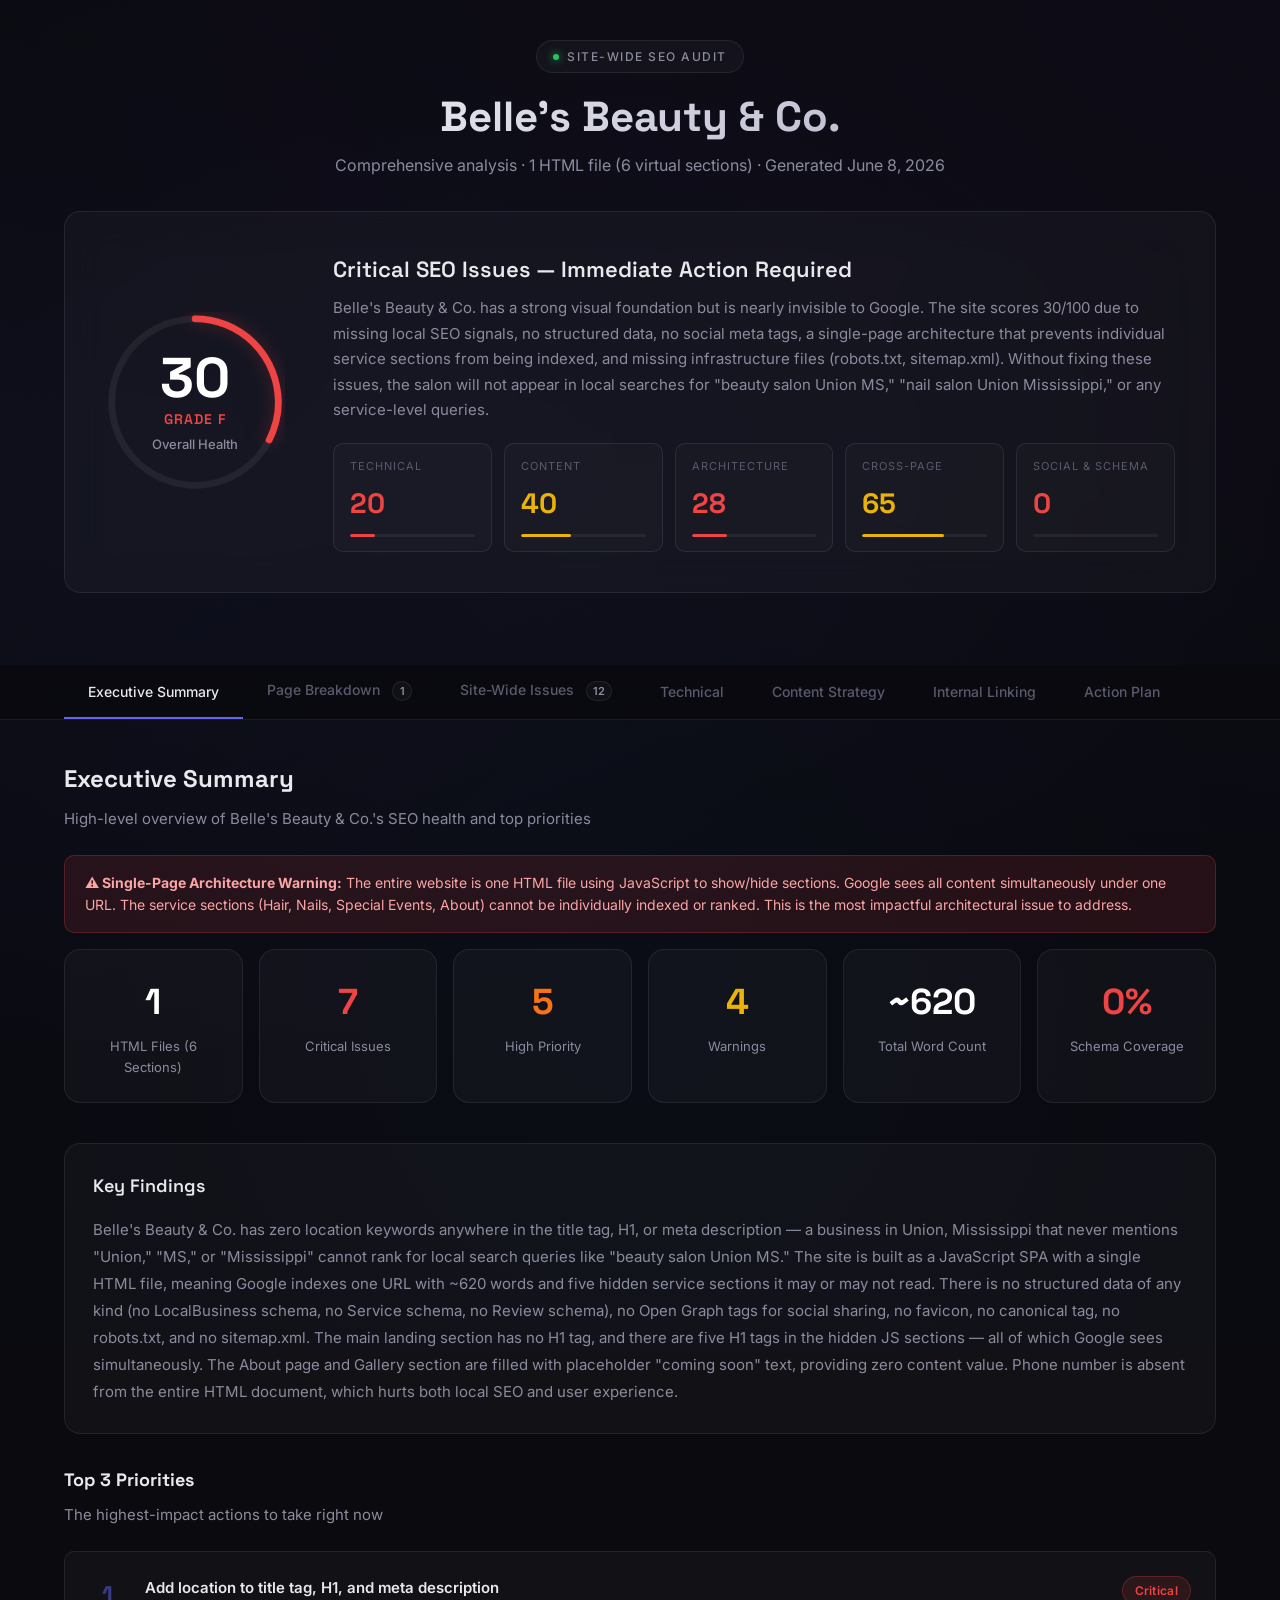
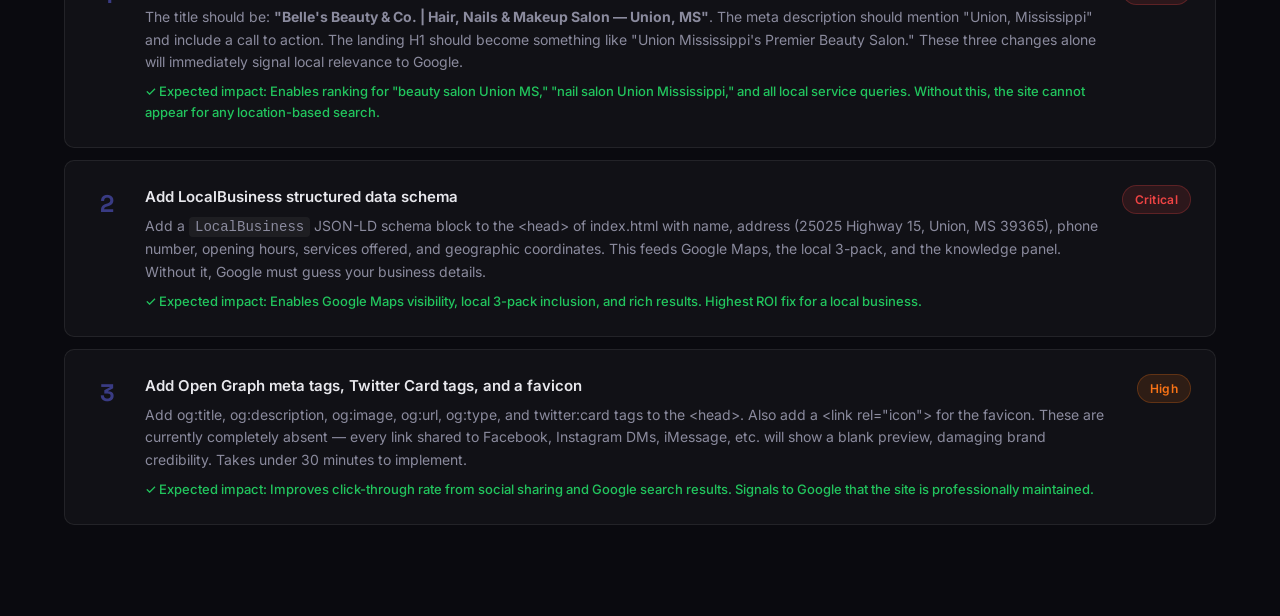
<file: seo-report-bellesbeautyco.html>
<!DOCTYPE html>
<html lang="en">
<head>
<meta charset="UTF-8">
<meta name="viewport" content="width=device-width, initial-scale=1.0">
<title>SEO Strategy Report — Belle's Beauty &amp; Co.</title>
<style>
  @import url('https://fonts.googleapis.com/css2?family=Space+Grotesk:wght@400;500;600;700&family=Inter:wght@400;500;600&family=JetBrains+Mono:wght@400;500&display=swap');

  * { margin: 0; padding: 0; box-sizing: border-box; }

  :root {
    --bg: #0a0a0f;
    --bg-card: rgba(255,255,255,0.03);
    --bg-card-hover: rgba(255,255,255,0.06);
    --border: rgba(255,255,255,0.08);
    --border-hover: rgba(255,255,255,0.15);
    --text: #e8e8ed;
    --text-secondary: #8b8b9e;
    --text-muted: #5a5a6e;
    --accent: #6366f1;
    --accent-glow: rgba(99,102,241,0.3);
    --green: #22c55e;
    --green-bg: rgba(34,197,94,0.12);
    --green-border: rgba(34,197,94,0.25);
    --yellow: #eab308;
    --yellow-bg: rgba(234,179,8,0.12);
    --yellow-border: rgba(234,179,8,0.25);
    --red: #ef4444;
    --red-bg: rgba(239,68,68,0.12);
    --red-border: rgba(239,68,68,0.25);
    --blue: #3b82f6;
    --blue-bg: rgba(59,130,246,0.12);
    --orange: #f97316;
    --orange-bg: rgba(249,115,22,0.12);
    --orange-border: rgba(249,115,22,0.25);
    --purple: #a78bfa;
    --purple-bg: rgba(167,139,250,0.08);
    --purple-border: rgba(167,139,250,0.15);
    --radius: 16px;
    --radius-sm: 10px;
    --radius-xs: 6px;
  }

  ::selection { background: var(--accent); color: white; }

  body {
    font-family: 'Inter', -apple-system, BlinkMacSystemFont, sans-serif;
    background: var(--bg);
    color: var(--text);
    line-height: 1.6;
    min-height: 100vh;
    overflow-x: hidden;
  }

  body::before {
    content: '';
    position: fixed;
    top: -50%;
    left: -50%;
    width: 200%;
    height: 200%;
    background: radial-gradient(ellipse at 20% 50%, rgba(99,102,241,0.06) 0%, transparent 50%),
                radial-gradient(ellipse at 80% 20%, rgba(139,92,246,0.04) 0%, transparent 50%),
                radial-gradient(ellipse at 50% 80%, rgba(59,130,246,0.03) 0%, transparent 50%);
    z-index: -1;
    animation: ambientDrift 20s ease-in-out infinite;
  }
  @keyframes ambientDrift {
    0%, 100% { transform: translate(0, 0); }
    33% { transform: translate(-2%, 1%); }
    66% { transform: translate(1%, -1%); }
  }

  ::-webkit-scrollbar { width: 6px; }
  ::-webkit-scrollbar-track { background: transparent; }
  ::-webkit-scrollbar-thumb { background: rgba(255,255,255,0.1); border-radius: 3px; }
  ::-webkit-scrollbar-thumb:hover { background: rgba(255,255,255,0.2); }

  .container { max-width: 1200px; margin: 0 auto; padding: 0 24px; }

  .header {
    padding: 40px 0 0;
    text-align: center;
  }
  .header-badge {
    display: inline-flex;
    align-items: center;
    gap: 8px;
    padding: 6px 16px;
    background: var(--bg-card);
    border: 1px solid var(--border);
    border-radius: 100px;
    font-size: 12px;
    font-weight: 500;
    color: var(--text-secondary);
    text-transform: uppercase;
    letter-spacing: 1.5px;
    margin-bottom: 20px;
  }
  .header-badge .dot {
    width: 6px; height: 6px; border-radius: 50%;
    background: var(--green);
    box-shadow: 0 0 8px var(--green);
    animation: pulse 2s ease-in-out infinite;
  }
  @keyframes pulse { 0%, 100% { opacity: 1; } 50% { opacity: 0.4; } }
  .header h1 {
    font-family: 'Space Grotesk', sans-serif;
    font-size: 42px;
    font-weight: 700;
    line-height: 1.15;
    margin-bottom: 12px;
    background: linear-gradient(135deg, #fff 0%, #a5a5c0 100%);
    -webkit-background-clip: text;
    -webkit-text-fill-color: transparent;
  }
  .header .subtitle {
    font-size: 16px;
    color: var(--text-secondary);
    margin-bottom: 32px;
  }

  .score-section {
    display: flex;
    align-items: center;
    gap: 48px;
    margin-bottom: 40px;
    padding: 40px;
    background: var(--bg-card);
    border: 1px solid var(--border);
    border-radius: var(--radius);
    backdrop-filter: blur(20px);
  }
  .score-circle-wrap { position: relative; flex-shrink: 0; }
  .score-circle {
    width: 180px;
    height: 180px;
    border-radius: 50%;
    display: flex;
    align-items: center;
    justify-content: center;
    flex-direction: column;
    position: relative;
  }
  .score-circle svg {
    position: absolute;
    top: 0; left: 0;
    width: 100%;
    height: 100%;
    transform: rotate(-90deg);
  }
  .score-circle svg circle { fill: none; stroke-width: 6; stroke-linecap: round; }
  .score-circle svg .bg-ring { stroke: rgba(255,255,255,0.06); }
  .score-circle svg .progress-ring {
    stroke: var(--red);
    stroke-dasharray: 502;
    stroke-dashoffset: 351;
    filter: drop-shadow(0 0 6px rgba(239,68,68,0.3));
    transition: stroke-dashoffset 1.5s ease-out;
  }
  .score-number {
    font-family: 'Space Grotesk', sans-serif;
    font-size: 56px;
    font-weight: 700;
    line-height: 1;
    color: white;
    position: relative;
    z-index: 1;
  }
  .score-label {
    font-size: 13px;
    color: var(--text-secondary);
    font-weight: 500;
    position: relative;
    z-index: 1;
    margin-top: 4px;
  }
  .score-grade {
    font-family: 'Space Grotesk', sans-serif;
    font-size: 14px;
    font-weight: 600;
    color: var(--red);
    text-transform: uppercase;
    letter-spacing: 1px;
    position: relative;
    z-index: 1;
    margin-top: 2px;
  }
  .score-details { flex: 1; }
  .score-details h2 {
    font-family: 'Space Grotesk', sans-serif;
    font-size: 22px;
    font-weight: 600;
    margin-bottom: 8px;
  }
  .score-details p {
    color: var(--text-secondary);
    font-size: 15px;
    line-height: 1.7;
    margin-bottom: 20px;
  }
  .sub-scores {
    display: grid;
    grid-template-columns: repeat(auto-fit, minmax(130px, 1fr));
    gap: 12px;
  }
  .sub-score {
    padding: 14px 16px;
    background: rgba(255,255,255,0.02);
    border: 1px solid var(--border);
    border-radius: var(--radius-sm);
  }
  .sub-score-label {
    font-size: 11px;
    text-transform: uppercase;
    letter-spacing: 1px;
    color: var(--text-muted);
    margin-bottom: 6px;
  }
  .sub-score-value {
    font-family: 'Space Grotesk', sans-serif;
    font-size: 28px;
    font-weight: 700;
  }
  .sub-score-bar {
    height: 3px;
    border-radius: 2px;
    background: rgba(255,255,255,0.06);
    margin-top: 8px;
    overflow: hidden;
  }
  .sub-score-bar-fill {
    height: 100%;
    border-radius: 2px;
    transition: width 1s ease-out;
  }

  .tabs {
    position: sticky;
    top: 0;
    z-index: 100;
    background: rgba(10,10,15,0.85);
    backdrop-filter: blur(20px);
    -webkit-backdrop-filter: blur(20px);
    border-bottom: 1px solid var(--border);
    padding: 0;
  }
  .tabs-inner {
    max-width: 1200px;
    margin: 0 auto;
    padding: 0 24px;
    display: flex;
    gap: 0;
    overflow-x: auto;
    scrollbar-width: none;
  }
  .tabs-inner::-webkit-scrollbar { display: none; }
  .tab-btn {
    padding: 16px 24px;
    font-family: 'Inter', sans-serif;
    font-size: 14px;
    font-weight: 500;
    color: var(--text-muted);
    background: none;
    border: none;
    border-bottom: 2px solid transparent;
    cursor: pointer;
    white-space: nowrap;
    transition: all 0.2s;
  }
  .tab-btn:hover { color: var(--text-secondary); }
  .tab-btn.active { color: var(--text); border-bottom-color: var(--accent); }
  .tab-btn .tab-count {
    display: inline-flex;
    align-items: center;
    justify-content: center;
    min-width: 20px;
    height: 20px;
    padding: 0 6px;
    background: var(--bg-card);
    border: 1px solid var(--border);
    border-radius: 100px;
    font-size: 11px;
    font-weight: 600;
    margin-left: 8px;
    color: var(--text-secondary);
  }
  .tab-btn.active .tab-count {
    background: var(--accent);
    border-color: var(--accent);
    color: white;
  }

  .tab-content { display: none; padding: 40px 0 80px; }
  .tab-content.active { display: block; }

  .section-title {
    font-family: 'Space Grotesk', sans-serif;
    font-size: 24px;
    font-weight: 700;
    margin-bottom: 8px;
  }
  .section-subtitle { color: var(--text-secondary); font-size: 15px; margin-bottom: 24px; }

  .stats-grid {
    display: grid;
    grid-template-columns: repeat(auto-fit, minmax(160px, 1fr));
    gap: 16px;
    margin-bottom: 40px;
  }
  .stat-card {
    padding: 24px;
    background: var(--bg-card);
    border: 1px solid var(--border);
    border-radius: var(--radius);
    text-align: center;
    transition: border-color 0.2s;
  }
  .stat-card:hover { border-color: var(--border-hover); }
  .stat-value {
    font-family: 'Space Grotesk', sans-serif;
    font-size: 36px;
    font-weight: 700;
    color: white;
    margin-bottom: 4px;
  }
  .stat-label { font-size: 13px; color: var(--text-secondary); }

  .card {
    background: var(--bg-card);
    border: 1px solid var(--border);
    border-radius: var(--radius);
    padding: 28px;
    margin-bottom: 16px;
    transition: border-color 0.2s;
  }
  .card:hover { border-color: var(--border-hover); }
  .card-title {
    font-family: 'Space Grotesk', sans-serif;
    font-size: 18px;
    font-weight: 600;
    display: flex;
    align-items: center;
    gap: 12px;
  }

  .badge {
    display: inline-flex;
    align-items: center;
    gap: 5px;
    padding: 4px 12px;
    border-radius: 100px;
    font-size: 12px;
    font-weight: 600;
    letter-spacing: 0.3px;
  }
  .badge-critical { background: var(--red-bg); color: var(--red); border: 1px solid var(--red-border); }
  .badge-high { background: var(--orange-bg); color: var(--orange); border: 1px solid var(--orange-border); }
  .badge-medium { background: var(--yellow-bg); color: var(--yellow); border: 1px solid var(--yellow-border); }
  .badge-low { background: var(--green-bg); color: var(--green); border: 1px solid var(--green-border); }
  .badge-pass { background: var(--green-bg); color: var(--green); border: 1px solid var(--green-border); }
  .badge-warning { background: var(--yellow-bg); color: var(--yellow); border: 1px solid var(--yellow-border); }
  .badge-fail { background: var(--red-bg); color: var(--red); border: 1px solid var(--red-border); }

  .finding {
    padding: 16px 0;
    border-bottom: 1px solid rgba(255,255,255,0.04);
    display: grid;
    grid-template-columns: auto 1fr auto;
    gap: 16px;
    align-items: start;
  }
  .finding:last-child { border-bottom: none; }
  .finding-status {
    width: 8px; height: 8px; border-radius: 50%; margin-top: 8px;
  }
  .finding-status.pass { background: var(--green); box-shadow: 0 0 6px rgba(34,197,94,0.4); }
  .finding-status.warning { background: var(--yellow); box-shadow: 0 0 6px rgba(234,179,8,0.4); }
  .finding-status.fail { background: var(--red); box-shadow: 0 0 6px rgba(239,68,68,0.4); }
  .finding-content h4 { font-size: 14px; font-weight: 600; margin-bottom: 4px; }
  .finding-content p { font-size: 13px; color: var(--text-secondary); line-height: 1.6; }
  .finding-rec {
    margin-top: 8px;
    padding: 10px 14px;
    background: rgba(99,102,241,0.06);
    border-left: 3px solid var(--accent);
    border-radius: 0 var(--radius-xs) var(--radius-xs) 0;
    font-size: 13px;
    color: var(--text);
    line-height: 1.5;
  }

  .collapsible {
    background: var(--bg-card);
    border: 1px solid var(--border);
    border-radius: var(--radius-sm);
    margin-bottom: 12px;
    overflow: hidden;
    transition: border-color 0.2s;
  }
  .collapsible:hover { border-color: var(--border-hover); }
  .collapsible-header {
    padding: 20px 24px;
    cursor: pointer;
    display: flex;
    justify-content: space-between;
    align-items: center;
    user-select: none;
  }
  .collapsible-header:hover { background: rgba(255,255,255,0.02); }
  .collapsible-title {
    font-weight: 600;
    color: var(--text);
    font-size: 14px;
    display: flex;
    align-items: center;
    gap: 12px;
  }
  .collapsible-body { overflow: hidden; max-height: 0; transition: max-height 0.35s ease; }
  .collapsible.open .collapsible-body { max-height: 5000px; }
  .collapsible-body-inner { padding: 0 24px 24px; }
  .collapse-icon {
    width: 28px; height: 28px; border-radius: 50%;
    background: rgba(255,255,255,0.05);
    display: flex; align-items: center; justify-content: center;
    font-size: 14px; color: var(--text-muted);
    transition: transform 0.3s, background 0.2s;
    flex-shrink: 0;
  }
  .collapsible.open .collapse-icon { transform: rotate(180deg); }

  .page-table { width: 100%; border-collapse: collapse; margin-top: 16px; }
  .page-table th {
    text-align: left;
    padding: 12px 16px;
    font-size: 11px;
    text-transform: uppercase;
    letter-spacing: 1px;
    color: var(--text-muted);
    border-bottom: 1px solid var(--border);
    font-weight: 600;
  }
  .page-table td {
    padding: 12px 16px;
    font-size: 14px;
    border-bottom: 1px solid rgba(255,255,255,0.03);
    vertical-align: top;
  }
  .page-table tr:hover td { background: rgba(255,255,255,0.02); }
  .page-url { font-family: 'JetBrains Mono', monospace; font-size: 13px; color: var(--accent); word-break: break-all; }

  .checklist-item {
    display: flex;
    align-items: flex-start;
    gap: 12px;
    padding: 12px 0;
    border-bottom: 1px solid rgba(255,255,255,0.04);
  }
  .checklist-item:last-child { border-bottom: none; }
  .check-icon {
    width: 22px; height: 22px; border-radius: 6px;
    flex-shrink: 0;
    display: flex; align-items: center; justify-content: center;
    font-size: 12px; margin-top: 1px;
  }
  .check-icon.pass { background: var(--green-bg); color: var(--green); border: 1px solid var(--green-border); }
  .check-icon.fail { background: var(--red-bg); color: var(--red); border: 1px solid var(--red-border); }
  .check-icon.warn { background: var(--yellow-bg); color: var(--yellow); border: 1px solid var(--yellow-border); }
  .check-text { font-size: 14px; color: var(--text); }
  .check-text.muted { color: var(--text-secondary); }

  .action-item {
    background: var(--bg-card);
    border: 1px solid var(--border);
    border-radius: var(--radius-sm);
    padding: 24px;
    margin-bottom: 12px;
    display: flex;
    gap: 20px;
    align-items: flex-start;
    transition: border-color 0.2s;
  }
  .action-item:hover { border-color: var(--border-hover); }
  .action-number {
    font-family: 'Space Grotesk', sans-serif;
    font-size: 24px; font-weight: 700;
    color: var(--accent); flex-shrink: 0;
    width: 36px; text-align: center; opacity: 0.5;
  }
  .action-content { flex: 1; }
  .action-title { font-weight: 600; color: var(--text); font-size: 15px; margin-bottom: 6px; }
  .action-desc { font-size: 14px; color: var(--text-secondary); line-height: 1.6; }
  .action-impact { margin-top: 8px; font-size: 13px; color: var(--green); font-weight: 500; }

  .cluster {
    background: var(--bg-card);
    border: 1px solid var(--border);
    border-radius: var(--radius);
    padding: 24px;
    margin-bottom: 16px;
  }
  .cluster-title {
    font-family: 'Space Grotesk', sans-serif;
    font-weight: 600; color: var(--purple); font-size: 16px; margin-bottom: 12px;
  }
  .cluster-pages { display: flex; flex-wrap: wrap; gap: 8px; }
  .cluster-page {
    padding: 6px 14px; border-radius: 100px;
    background: var(--purple-bg); border: 1px solid var(--purple-border);
    font-size: 13px; font-family: 'JetBrains Mono', monospace; color: var(--text-secondary);
  }
  .cluster-page.pillar {
    background: rgba(167,139,250,0.15);
    border-color: rgba(167,139,250,0.3);
    color: var(--purple); font-weight: 600;
  }

  .lsi-tag {
    display: inline-block;
    padding: 5px 12px;
    border-radius: 100px;
    font-size: 12px;
    font-weight: 500;
    margin: 4px;
  }
  .lsi-present { background: var(--green-bg); color: var(--green); border: 1px solid var(--green-border); }
  .lsi-missing { background: var(--red-bg); color: var(--red); border: 1px solid var(--red-border); opacity: 0.7; }

  .alert-box {
    padding: 16px 20px;
    border-radius: var(--radius-sm);
    margin-bottom: 16px;
    font-size: 14px;
    line-height: 1.6;
  }
  .alert-critical { background: var(--red-bg); border: 1px solid var(--red-border); color: #fca5a5; }
  .alert-high { background: var(--orange-bg); border: 1px solid var(--orange-border); color: #fdba74; }
  .alert-info { background: var(--blue-bg); border: 1px solid rgba(59,130,246,0.25); color: #93c5fd; }

  @media (max-width: 768px) {
    .header h1 { font-size: 28px; }
    .score-section { flex-direction: column; text-align: center; padding: 24px; gap: 24px; }
    .stats-grid { grid-template-columns: repeat(2, 1fr); }
    .sub-scores { grid-template-columns: repeat(2, 1fr); }
    .action-item { flex-direction: column; gap: 12px; }
  }
  @media print {
    .tabs { display: none; }
    .tab-content { display: block !important; page-break-before: always; }
    body::before { display: none; }
  }
</style>
</head>
<body>

<div class="header">
  <div class="container">
    <div class="header-badge"><span class="dot"></span> Site-Wide SEO Audit</div>
    <h1>Belle's Beauty &amp; Co.</h1>
    <p class="subtitle">Comprehensive analysis · 1 HTML file (6 virtual sections) · Generated June 8, 2026</p>
  </div>
</div>

<!-- Score Overview -->
<div class="container" style="padding-top: 0; padding-bottom: 32px;">
  <div class="score-section">
    <div class="score-circle-wrap">
      <div class="score-circle">
        <svg viewBox="0 0 160 160">
          <circle class="bg-ring" cx="80" cy="80" r="74"/>
          <circle class="progress-ring" cx="80" cy="80" r="74"/>
        </svg>
        <span class="score-number">30</span>
        <span class="score-grade">Grade F</span>
        <span class="score-label">Overall Health</span>
      </div>
    </div>
    <div class="score-details">
      <h2>Critical SEO Issues — Immediate Action Required</h2>
      <p>Belle's Beauty &amp; Co. has a strong visual foundation but is nearly invisible to Google. The site scores 30/100 due to missing local SEO signals, no structured data, no social meta tags, a single-page architecture that prevents individual service sections from being indexed, and missing infrastructure files (robots.txt, sitemap.xml). Without fixing these issues, the salon will not appear in local searches for "beauty salon Union MS," "nail salon Union Mississippi," or any service-level queries.</p>
      <div class="sub-scores">
        <div class="sub-score">
          <div class="sub-score-label">Technical</div>
          <div class="sub-score-value" style="color:#ef4444">20</div>
          <div class="sub-score-bar"><div class="sub-score-bar-fill" style="width:20%;background:#ef4444"></div></div>
        </div>
        <div class="sub-score">
          <div class="sub-score-label">Content</div>
          <div class="sub-score-value" style="color:#eab308">40</div>
          <div class="sub-score-bar"><div class="sub-score-bar-fill" style="width:40%;background:#eab308"></div></div>
        </div>
        <div class="sub-score">
          <div class="sub-score-label">Architecture</div>
          <div class="sub-score-value" style="color:#ef4444">28</div>
          <div class="sub-score-bar"><div class="sub-score-bar-fill" style="width:28%;background:#ef4444"></div></div>
        </div>
        <div class="sub-score">
          <div class="sub-score-label">Cross-Page</div>
          <div class="sub-score-value" style="color:#eab308">65</div>
          <div class="sub-score-bar"><div class="sub-score-bar-fill" style="width:65%;background:#eab308"></div></div>
        </div>
        <div class="sub-score">
          <div class="sub-score-label">Social &amp; Schema</div>
          <div class="sub-score-value" style="color:#ef4444">0</div>
          <div class="sub-score-bar"><div class="sub-score-bar-fill" style="width:0%;background:#ef4444"></div></div>
        </div>
      </div>
    </div>
  </div>
</div>

<!-- TAB NAVIGATION -->
<div class="tabs">
  <div class="tabs-inner">
    <button class="tab-btn active" onclick="switchTab('executive', this)">Executive Summary</button>
    <button class="tab-btn" onclick="switchTab('pages', this)">Page Breakdown <span class="tab-count">1</span></button>
    <button class="tab-btn" onclick="switchTab('sitewide', this)">Site-Wide Issues <span class="tab-count">12</span></button>
    <button class="tab-btn" onclick="switchTab('technical', this)">Technical</button>
    <button class="tab-btn" onclick="switchTab('content', this)">Content Strategy</button>
    <button class="tab-btn" onclick="switchTab('linking', this)">Internal Linking</button>
    <button class="tab-btn" onclick="switchTab('actions', this)">Action Plan</button>
  </div>
</div>

<!-- ==================== TAB 1: EXECUTIVE SUMMARY ==================== -->
<div id="tab-executive" class="tab-content active">
<div class="container">

  <div class="section-title">Executive Summary</div>
  <div class="section-subtitle">High-level overview of Belle's Beauty &amp; Co.'s SEO health and top priorities</div>

  <div class="alert-box alert-critical">
    <strong>&#9888; Single-Page Architecture Warning:</strong> The entire website is one HTML file using JavaScript to show/hide sections. Google sees all content simultaneously under one URL. The service sections (Hair, Nails, Special Events, About) cannot be individually indexed or ranked. This is the most impactful architectural issue to address.
  </div>

  <!-- Quick Stats -->
  <div class="stats-grid">
    <div class="stat-card">
      <div class="stat-value">1</div>
      <div class="stat-label">HTML Files (6 Sections)</div>
    </div>
    <div class="stat-card">
      <div class="stat-value" style="color:var(--red)">7</div>
      <div class="stat-label">Critical Issues</div>
    </div>
    <div class="stat-card">
      <div class="stat-value" style="color:var(--orange)">5</div>
      <div class="stat-label">High Priority</div>
    </div>
    <div class="stat-card">
      <div class="stat-value" style="color:var(--yellow)">4</div>
      <div class="stat-label">Warnings</div>
    </div>
    <div class="stat-card">
      <div class="stat-value">~620</div>
      <div class="stat-label">Total Word Count</div>
    </div>
    <div class="stat-card">
      <div class="stat-value" style="color:var(--red)">0%</div>
      <div class="stat-label">Schema Coverage</div>
    </div>
  </div>

  <!-- Key Findings -->
  <div class="card" style="margin-bottom: 24px;">
    <div class="card-title" style="margin-bottom: 16px;">Key Findings</div>
    <div style="color: var(--text-secondary); font-size: 15px; line-height: 1.8;">
      Belle's Beauty &amp; Co. has zero location keywords anywhere in the title tag, H1, or meta description — a business in Union, Mississippi that never mentions "Union," "MS," or "Mississippi" cannot rank for local search queries like "beauty salon Union MS." The site is built as a JavaScript SPA with a single HTML file, meaning Google indexes one URL with ~620 words and five hidden service sections it may or may not read. There is no structured data of any kind (no LocalBusiness schema, no Service schema, no Review schema), no Open Graph tags for social sharing, no favicon, no canonical tag, no robots.txt, and no sitemap.xml. The main landing section has no H1 tag, and there are five H1 tags in the hidden JS sections — all of which Google sees simultaneously. The About page and Gallery section are filled with placeholder "coming soon" text, providing zero content value. Phone number is absent from the entire HTML document, which hurts both local SEO and user experience.
    </div>
  </div>

  <!-- Top 3 Priorities -->
  <div class="section-title" style="font-size: 18px; margin-top: 32px;">Top 3 Priorities</div>
  <div class="section-subtitle">The highest-impact actions to take right now</div>

  <div class="action-item">
    <div class="action-number">1</div>
    <div class="action-content">
      <div class="action-title">Add location to title tag, H1, and meta description</div>
      <div class="action-desc">The title should be: <strong>"Belle's Beauty &amp; Co. | Hair, Nails &amp; Makeup Salon — Union, MS"</strong>. The meta description should mention "Union, Mississippi" and include a call to action. The landing H1 should become something like "Union Mississippi's Premier Beauty Salon." These three changes alone will immediately signal local relevance to Google.</div>
      <div class="action-impact">&#10003; Expected impact: Enables ranking for "beauty salon Union MS," "nail salon Union Mississippi," and all local service queries. Without this, the site cannot appear for any location-based search.</div>
    </div>
    <span class="badge badge-critical">Critical</span>
  </div>

  <div class="action-item">
    <div class="action-number">2</div>
    <div class="action-content">
      <div class="action-title">Add LocalBusiness structured data schema</div>
      <div class="action-desc">Add a <code style="background:rgba(255,255,255,0.05);padding:2px 6px;border-radius:4px;font-family:monospace">LocalBusiness</code> JSON-LD schema block to the &lt;head&gt; of index.html with name, address (25025 Highway 15, Union, MS 39365), phone number, opening hours, services offered, and geographic coordinates. This feeds Google Maps, the local 3-pack, and the knowledge panel. Without it, Google must guess your business details.</div>
      <div class="action-impact">&#10003; Expected impact: Enables Google Maps visibility, local 3-pack inclusion, and rich results. Highest ROI fix for a local business.</div>
    </div>
    <span class="badge badge-critical">Critical</span>
  </div>

  <div class="action-item">
    <div class="action-number">3</div>
    <div class="action-content">
      <div class="action-title">Add Open Graph meta tags, Twitter Card tags, and a favicon</div>
      <div class="action-desc">Add og:title, og:description, og:image, og:url, og:type, and twitter:card tags to the &lt;head&gt;. Also add a &lt;link rel="icon"&gt; for the favicon. These are currently completely absent — every link shared to Facebook, Instagram DMs, iMessage, etc. will show a blank preview, damaging brand credibility. Takes under 30 minutes to implement.</div>
      <div class="action-impact">&#10003; Expected impact: Improves click-through rate from social sharing and Google search results. Signals to Google that the site is professionally maintained.</div>
    </div>
    <span class="badge badge-high">High</span>
  </div>

</div>
</div>

<!-- ==================== TAB 2: PAGE-BY-PAGE BREAKDOWN ==================== -->
<div id="tab-pages" class="tab-content">
<div class="container">

  <div class="section-title">Page-by-Page Breakdown</div>
  <div class="section-subtitle">index.html contains 6 JavaScript-controlled sections — analyzed individually below</div>

  <div class="alert-box alert-info">
    <strong>Note:</strong> Because this is a single-page app, Google indexes everything at one URL. The per-section analysis below shows what content exists in the HTML source, but each section cannot rank for its own keywords as a distinct page.
  </div>

  <div class="card" style="overflow-x: auto; padding: 0;">
    <table class="page-table">
      <thead>
        <tr>
          <th>Section</th>
          <th>Title Tag</th>
          <th>Est. Words</th>
          <th>H1</th>
          <th>Meta Desc</th>
          <th>Schema</th>
          <th>OG Tags</th>
          <th>Issues</th>
        </tr>
      </thead>
      <tbody>
        <tr>
          <td><span class="page-url">#landing</span><br><small style="color:var(--text-muted)">Homepage (Active)</small></td>
          <td style="max-width:180px">Belle's Beauty &amp; Co.<br><small style="color:var(--yellow)">22 chars — too short</small></td>
          <td>~237</td>
          <td><span class="badge badge-fail">Missing</span></td>
          <td><span class="badge badge-warning">82 chars</span></td>
          <td><span class="badge badge-fail">None</span></td>
          <td><span class="badge badge-fail">None</span></td>
          <td style="color:var(--red);font-weight:600">9</td>
        </tr>
        <tr>
          <td><span class="page-url">#special-events</span><br><small style="color:var(--text-muted)">JS-hidden section</small></td>
          <td style="color:var(--text-muted)">Shared title</td>
          <td>~60</td>
          <td><span class="badge badge-pass">Present</span></td>
          <td><span class="badge badge-fail">None</span></td>
          <td><span class="badge badge-fail">None</span></td>
          <td><span class="badge badge-fail">None</span></td>
          <td style="color:var(--orange);font-weight:600">4</td>
        </tr>
        <tr>
          <td><span class="page-url">#hair-makeup</span><br><small style="color:var(--text-muted)">JS-hidden section</small></td>
          <td style="color:var(--text-muted)">Shared title</td>
          <td>~80</td>
          <td><span class="badge badge-pass">Present</span></td>
          <td><span class="badge badge-fail">None</span></td>
          <td><span class="badge badge-fail">None</span></td>
          <td><span class="badge badge-fail">None</span></td>
          <td style="color:var(--orange);font-weight:600">3</td>
        </tr>
        <tr>
          <td><span class="page-url">#nails</span><br><small style="color:var(--text-muted)">JS-hidden section</small></td>
          <td style="color:var(--text-muted)">Shared title</td>
          <td>~150</td>
          <td><span class="badge badge-pass">Present</span></td>
          <td><span class="badge badge-fail">None</span></td>
          <td><span class="badge badge-fail">None</span></td>
          <td><span class="badge badge-fail">None</span></td>
          <td style="color:var(--orange);font-weight:600">3</td>
        </tr>
        <tr>
          <td><span class="page-url">#about</span><br><small style="color:var(--text-muted)">JS-hidden section</small></td>
          <td style="color:var(--text-muted)">Shared title</td>
          <td>~40</td>
          <td><span class="badge badge-pass">Present</span></td>
          <td><span class="badge badge-fail">None</span></td>
          <td><span class="badge badge-fail">None</span></td>
          <td><span class="badge badge-fail">None</span></td>
          <td style="color:var(--red);font-weight:600">5</td>
        </tr>
        <tr>
          <td><span class="page-url">#gallery</span><br><small style="color:var(--text-muted)">Anchor on landing</small></td>
          <td style="color:var(--text-muted)">Shared title</td>
          <td>~10</td>
          <td><span class="badge badge-pass">H2</span></td>
          <td><span class="badge badge-fail">None</span></td>
          <td><span class="badge badge-fail">None</span></td>
          <td><span class="badge badge-fail">None</span></td>
          <td style="color:var(--red);font-weight:600">5</td>
        </tr>
      </tbody>
    </table>
  </div>

  <!-- Landing Section Detail -->
  <div class="collapsible open">
    <div class="collapsible-header" onclick="this.parentElement.classList.toggle('open')">
      <span class="collapsible-title">
        <span class="page-url">#landing (Homepage — Active Section)</span>
        <span class="badge badge-critical">9 issues</span>
      </span>
      <span class="collapse-icon">&#9660;</span>
    </div>
    <div class="collapsible-body">
      <div class="collapsible-body-inner">
        <div class="finding">
          <div class="finding-status fail"></div>
          <div class="finding-content">
            <h4>No H1 tag on the main visible section</h4>
            <p>The landing page — what users and Google see first — has no H1 tag. The logo image, "Choose your service to begin" tagline, and service card titles (H2) appear instead. Google uses H1 as the primary on-page topic signal.</p>
            <div class="finding-rec">Add an H1 like "Beauty Salon in Union, Mississippi — Hair, Nails &amp; Makeup" either visible on the page or visually hidden with CSS (clip-path technique) if you prefer to keep the current visual style.</div>
          </div>
          <span class="badge badge-critical">Critical</span>
        </div>
        <div class="finding">
          <div class="finding-status fail"></div>
          <div class="finding-content">
            <h4>Title tag has no keywords or location (22 characters)</h4>
            <p>Current title: "Belle's Beauty &amp; Co." — contains only the brand name. Google truncates titles at ~60 characters; this wastes the remaining 38 characters and tells Google nothing about what the business does or where it is.</p>
            <div class="finding-rec">Change to: "Belle's Beauty &amp; Co. | Hair, Nails &amp; Makeup Salon — Union, MS" (62 chars). This includes the brand, core services, and location.</div>
          </div>
          <span class="badge badge-critical">Critical</span>
        </div>
        <div class="finding">
          <div class="finding-status warning"></div>
          <div class="finding-content">
            <h4>Meta description is 82 characters and has no location</h4>
            <p>Current: "Belle's Beauty &amp; Co. — Hair, Makeup &amp; Nail services. Book your appointment today." (82 chars). Target is 150–160 characters. No mention of "Union" or "Mississippi" means this cannot match local search intent.</p>
            <div class="finding-rec">Expand to: "Belle's Beauty &amp; Co. is a full-service beauty salon in Union, Mississippi offering hair styling, gel nails, event makeup, and nail extensions. Book your appointment online today." (180 chars — trim slightly to fit).</div>
          </div>
          <span class="badge badge-high">High</span>
        </div>
        <div class="finding">
          <div class="finding-status fail"></div>
          <div class="finding-content">
            <h4>No canonical tag</h4>
            <p>No &lt;link rel="canonical"&gt; tag found. Without this, if the site is accessible at multiple URLs (with/without www, HTTP/HTTPS, trailing slash), Google may index duplicates and split link equity.</p>
            <div class="finding-rec">Add: &lt;link rel="canonical" href="https://yourdomain.com/" /&gt; once you have a live domain.</div>
          </div>
          <span class="badge badge-high">High</span>
        </div>
        <div class="finding">
          <div class="finding-status fail"></div>
          <div class="finding-content">
            <h4>No Open Graph tags</h4>
            <p>Completely absent. Every share of your URL to Facebook, Instagram DMs, iMessage, Slack, or WhatsApp will show a blank card with no image, no description, and often no title.</p>
            <div class="finding-rec">Add og:title, og:description, og:image, og:url, og:type="website", og:site_name to &lt;head&gt;. Use your logo or a hero image for og:image (minimum 1200×630px).</div>
          </div>
          <span class="badge badge-critical">Critical</span>
        </div>
        <div class="finding">
          <div class="finding-status fail"></div>
          <div class="finding-content">
            <h4>No Twitter Card tags</h4>
            <p>Absent alongside OG tags. Twitter/X will not show a rich card preview when the URL is shared.</p>
            <div class="finding-rec">Add twitter:card="summary_large_image", twitter:title, twitter:description, and twitter:image to &lt;head&gt;.</div>
          </div>
          <span class="badge badge-medium">Medium</span>
        </div>
        <div class="finding">
          <div class="finding-status fail"></div>
          <div class="finding-content">
            <h4>No favicon referenced in HTML</h4>
            <p>No &lt;link rel="icon"&gt; tag. Browser tabs will show a blank icon. Google also uses favicon presence as a light signal of site quality.</p>
            <div class="finding-rec">Export your logo as a 32×32 and 192×192 PNG, save as favicon.ico and favicon.png, and add &lt;link rel="icon" href="/favicon.ico"&gt; to &lt;head&gt;.</div>
          </div>
          <span class="badge badge-medium">Medium</span>
        </div>
        <div class="finding">
          <div class="finding-status fail"></div>
          <div class="finding-content">
            <h4>Phone number is not in the HTML</h4>
            <p>The salon's phone number does not appear anywhere in the page. This hurts user experience (users can't call from mobile) and local SEO (Google uses NAP — Name, Address, Phone — consistency to verify local businesses).</p>
            <div class="finding-rec">Add the phone number in the footer alongside the address, and include it in your LocalBusiness schema. Format as a tel: link: &lt;a href="tel:+16015551234"&gt;(601) 555-1234&lt;/a&gt;.</div>
          </div>
          <span class="badge badge-high">High</span>
        </div>
        <div class="finding">
          <div class="finding-status warning"></div>
          <div class="finding-content">
            <h4>Images use PNG format with no lazy loading</h4>
            <p>4 content images (headerlogo.png, logo.png, hair-makeup.png, nails.png) use PNG format and have no loading="lazy" attribute. Only the Google Maps iframe has lazy loading.</p>
            <div class="finding-rec">Add loading="lazy" to all &lt;img&gt; tags below the fold. Convert images to WebP format for ~25-35% smaller file sizes.</div>
          </div>
          <span class="badge badge-medium">Medium</span>
        </div>
      </div>
    </div>
  </div>

  <!-- About Section Detail -->
  <div class="collapsible">
    <div class="collapsible-header" onclick="this.parentElement.classList.toggle('open')">
      <span class="collapsible-title">
        <span class="page-url">#about (Placeholder Content — No SEO Value)</span>
        <span class="badge badge-critical">5 issues</span>
      </span>
      <span class="collapse-icon">&#9660;</span>
    </div>
    <div class="collapsible-body">
      <div class="collapsible-body-inner">
        <div class="finding">
          <div class="finding-status fail"></div>
          <div class="finding-content">
            <h4>All content is placeholder text</h4>
            <p>The About section contains "[Coming soon — fill in years &amp; story]", "[Coming soon — your story and mission]", and "[Coming soon — bio and credentials]". This provides zero content value and looks unprofessional if indexed.</p>
            <div class="finding-rec">Write real About content: years in business, the stylist's name and credentials, your specialties, why clients choose Belle's over competitors. Even 150–200 words of real content is infinitely better than placeholders.</div>
          </div>
          <span class="badge badge-high">High</span>
        </div>
        <div class="finding">
          <div class="finding-status fail"></div>
          <div class="finding-content">
            <h4>H1 → H3 heading jump (no H2)</h4>
            <p>The About section has an H1 ("About Belle's") but service names in other sections use H3 directly with no H2 intermediate — broken hierarchy.</p>
            <div class="finding-rec">Add H2 subheadings within the About content (e.g., "Our Story," "Meet the Artist," "Our Services") to create logical hierarchy.</div>
          </div>
          <span class="badge badge-medium">Medium</span>
        </div>
      </div>
    </div>
  </div>

  <!-- Gallery Section Detail -->
  <div class="collapsible">
    <div class="collapsible-header" onclick="this.parentElement.classList.toggle('open')">
      <span class="collapsible-title">
        <span class="page-url">#gallery (Placeholder — "Coming Soon")</span>
        <span class="badge badge-high">3 issues</span>
      </span>
      <span class="collapse-icon">&#9660;</span>
    </div>
    <div class="collapsible-body">
      <div class="collapsible-body-inner">
        <div class="finding">
          <div class="finding-status fail"></div>
          <div class="finding-content">
            <h4>Gallery is empty placeholder</h4>
            <p>Six empty placeholder boxes with only "Gallery coming soon" text. This is thin content and a missed SEO opportunity — gallery images of your work with descriptive alt text are valuable for local image search.</p>
            <div class="finding-rec">Upload real photos of your work. Name files descriptively (e.g., "gel-x-nails-union-ms.jpg") and write keyword-rich alt text for every image.</div>
          </div>
          <span class="badge badge-high">High</span>
        </div>
        <div class="finding">
          <div class="finding-status fail"></div>
          <div class="finding-content">
            <h4>Gallery images will lack alt text when added</h4>
            <p>No alt text infrastructure is set up for the gallery grid. When images are added, they must have descriptive alt text to rank in Google Images and contribute to on-page keyword signals.</p>
            <div class="finding-rec">Add alt attributes to every gallery image describing the service shown and including local keywords where natural, e.g., alt="Gel X nail extensions with chrome finish — Belle's Beauty Union MS".</div>
          </div>
          <span class="badge badge-medium">Medium</span>
        </div>
      </div>
    </div>
  </div>

</div>
</div>

<!-- ==================== TAB 3: SITE-WIDE ISSUES ==================== -->
<div id="tab-sitewide" class="tab-content">
<div class="container">

  <div class="section-title">Site-Wide Issues</div>
  <div class="section-subtitle">Cross-cutting issues that affect the entire website's search visibility</div>

  <!-- SPA Architecture -->
  <div class="card">
    <div class="card-title" style="margin-bottom: 16px;">&#9888; Critical: Single-Page App Architecture</div>
    <div class="finding">
      <div class="finding-status fail"></div>
      <div class="finding-content">
        <h4>All service sections share one URL — cannot rank individually</h4>
        <p>The website uses JavaScript to hide/show sections (Landing, Special Events, Hair, Nails, Nails, About, Booking). To Google's crawler, this is one page at one URL with all content present simultaneously. This means "Special Events" cannot rank separately from "Nail Services," which cannot rank separately from "Hair," etc. A user searching "gel nails Union MS" and a user searching "event makeup Union Mississippi" both land at the same undifferentiated URL.</p>
        <div class="finding-rec"><strong>Long-term fix:</strong> Convert each service category to its own HTML page (special-events.html, hair.html, nails.html, about.html) with unique URLs, titles, H1s, and meta descriptions. <strong>Short-term fix (no rebuild required):</strong> Add URL hash navigation (#nails, #hair, #special-events) so Google can at least identify and link to specific sections, and use History API pushState to create distinct-feeling URLs.</div>
      </div>
      <span class="badge badge-critical">Critical</span>
    </div>
    <div class="finding">
      <div class="finding-status fail"></div>
      <div class="finding-content">
        <h4>Five H1 tags coexist in the DOM simultaneously</h4>
        <p>The HTML source contains H1 tags for: "Special Events," "Hair," "Nails," "Book an Appointment," and "About Belle's" — all present in the DOM at once, even though only one section is visible at a time. Google reads all H1s and may be confused about the page's primary topic. The landing section (the most important) has <em>no H1 at all</em>.</p>
        <div class="finding-rec">Change the hidden section headings from H1 to H2 using JavaScript when those sections are hidden, or use CSS display:none on sections and ensure the landing section has a proper H1 tag. The simplest fix: add a visually hidden H1 to the landing section and downgrade the section headings to H2.</div>
      </div>
      <span class="badge badge-critical">Critical</span>
    </div>
  </div>

  <!-- Duplicate Content & Cannibalization -->
  <div class="card">
    <div class="card-title" style="margin-bottom: 16px;">Duplicate Content &amp; Cannibalization</div>
    <div class="finding">
      <div class="finding-status pass"></div>
      <div class="finding-content">
        <h4>No duplicate title tags</h4>
        <p>Only one title tag exists — the shared "Belle's Beauty &amp; Co." title applied to the whole SPA.</p>
      </div>
      <span class="badge badge-pass">Pass</span>
    </div>
    <div class="finding">
      <div class="finding-status pass"></div>
      <div class="finding-content">
        <h4>No duplicate meta descriptions</h4>
        <p>One shared meta description across the entire SPA. No duplication risk, but missed opportunity for section-specific descriptions.</p>
      </div>
      <span class="badge badge-pass">Pass</span>
    </div>
    <div class="finding">
      <div class="finding-status warning"></div>
      <div class="finding-content">
        <h4>Keyword cannibalization risk when site expands</h4>
        <p>Currently all services share one URL, so there is no page-level cannibalization. However, when the site expands to multi-page, the "Hair" and "Special Events" pages could both target similar styling keywords if not properly differentiated.</p>
        <div class="finding-rec">When building out individual pages, assign distinct primary keywords: Hair page → "hair salon Union MS," Special Events → "bridal hair &amp; makeup Union Mississippi," Nails → "nail salon Union MS / gel nails Union."</div>
      </div>
      <span class="badge badge-warning">Warning</span>
    </div>
  </div>

  <!-- Robots.txt & Sitemap -->
  <div class="card">
    <div class="card-title" style="margin-bottom: 16px;">robots.txt &amp; Sitemap</div>
    <div class="finding">
      <div class="finding-status fail"></div>
      <div class="finding-content">
        <h4>robots.txt is missing</h4>
        <p>No robots.txt file found in the project root. Without it, search engines have no explicit crawl instructions. When the site goes live, Google will attempt to access /robots.txt and receive a 404 error, which is a minor negative signal.</p>
        <div class="finding-rec">Create a simple robots.txt in the project root:<br><code style="display:block;background:rgba(255,255,255,0.05);padding:10px;border-radius:6px;margin-top:8px;font-family:monospace;font-size:12px">User-agent: *<br>Allow: /<br>Sitemap: https://yourdomain.com/sitemap.xml</code></div>
      </div>
      <span class="badge badge-critical">Critical</span>
    </div>
    <div class="finding">
      <div class="finding-status fail"></div>
      <div class="finding-content">
        <h4>sitemap.xml is missing</h4>
        <p>No XML sitemap found. A sitemap tells Google which pages exist and when they were last updated. For a local business site, it accelerates indexing and ensures all pages are discovered.</p>
        <div class="finding-rec">Create sitemap.xml once the site is deployed. For a single-page site:<br><code style="display:block;background:rgba(255,255,255,0.05);padding:10px;border-radius:6px;margin-top:8px;font-family:monospace;font-size:12px">&lt;?xml version="1.0" encoding="UTF-8"?&gt;<br>&lt;urlset xmlns="http://www.sitemaps.org/schemas/sitemap/0.9"&gt;<br>&nbsp;&nbsp;&lt;url&gt;&lt;loc&gt;https://yourdomain.com/&lt;/loc&gt;&lt;lastmod&gt;2026-06-08&lt;/lastmod&gt;&lt;/url&gt;<br>&lt;/urlset&gt;</code>Submit via Google Search Console after deployment.</div>
      </div>
      <span class="badge badge-critical">Critical</span>
    </div>
  </div>

  <!-- Local SEO -->
  <div class="card">
    <div class="card-title" style="margin-bottom: 16px;">Local SEO Signals</div>
    <div class="finding">
      <div class="finding-status fail"></div>
      <div class="finding-content">
        <h4>Zero location keywords in title, H1, or meta description</h4>
        <p>"Union," "Mississippi," and "MS" appear nowhere in the title tag, the H1, or the meta description. These are the three most heavily weighted on-page local SEO signals. The address does appear in the footer (good), but it has almost no weight compared to title/H1/meta.</p>
        <div class="finding-rec">This is the #1 fix. Add "Union, MS" or "Union Mississippi" to the title, H1, and meta description as described in the Action Plan tab.</div>
      </div>
      <span class="badge badge-critical">Critical</span>
    </div>
    <div class="finding">
      <div class="finding-status warning"></div>
      <div class="finding-content">
        <h4>Address present in footer but no phone number</h4>
        <p>The address (25025 Highway 15, Union, MS 39365) is in the footer and the Google Maps embed — good. However, no phone number is present anywhere in the HTML. NAP (Name, Address, Phone) consistency across your website and Google Business Profile is a key local ranking factor.</p>
        <div class="finding-rec">Add the phone number to the footer next to the address. Format as a clickable link: &lt;a href="tel:+1XXXXXXXXXX"&gt;(601) XXX-XXXX&lt;/a&gt;. Also ensure the same phone number appears on Google Business Profile and any other directories.</div>
      </div>
      <span class="badge badge-high">High</span>
    </div>
    <div class="finding">
      <div class="finding-status fail"></div>
      <div class="finding-content">
        <h4>No business hours listed on the website</h4>
        <p>Operating hours are not shown anywhere on the site. This hurts user experience and local SEO — Google uses hours data from websites and Google Business Profile to display "Open/Closed" in search results.</p>
        <div class="finding-rec">Add hours to the footer or contact section, and include them in your LocalBusiness schema. Format: Mon–Fri 9am–6pm, Sat 9am–4pm (or whatever applies).</div>
      </div>
      <span class="badge badge-high">High</span>
    </div>
    <div class="finding">
      <div class="finding-status fail"></div>
      <div class="finding-content">
        <h4>No LocalBusiness structured data (schema.org)</h4>
        <p>Completely absent. This is the single most impactful technical fix for a local business. Schema tells Google your business name, address, phone, hours, services, and price range in a machine-readable format — directly powering Google Maps and the local 3-pack.</p>
        <div class="finding-rec">See the Technical tab for the full schema code to add.</div>
      </div>
      <span class="badge badge-critical">Critical</span>
    </div>
  </div>

  <!-- Security Headers -->
  <div class="card">
    <div class="card-title" style="margin-bottom: 16px;">Security &amp; Server Headers</div>
    <div class="finding">
      <div class="finding-status warning"></div>
      <div class="finding-content">
        <h4>Cannot assess — site not yet deployed to a live server</h4>
        <p>Security headers (HTTPS, HSTS, CSP, X-Frame-Options, etc.) cannot be evaluated from the local HTML file. These will need to be assessed once the site is deployed.</p>
        <div class="finding-rec">After deployment, test security headers at <strong>securityheaders.com</strong>. At minimum, ensure HTTPS is enforced and HSTS is configured. Most modern static hosting providers (Netlify, Vercel, GitHub Pages) handle these automatically.</div>
      </div>
      <span class="badge badge-warning">Pending</span>
    </div>
    <div class="finding">
      <div class="finding-status warning"></div>
      <div class="finding-content">
        <h4>HTTPS status unknown (local file)</h4>
        <p>The site runs locally. Once deployed, HTTPS must be enabled — it is both a Google ranking factor and a security requirement. All HTTP traffic should redirect to HTTPS.</p>
        <div class="finding-rec">When deploying, choose a host that provides free SSL certificates (Netlify, Vercel, or GitHub Pages all do this automatically). Confirm the URL in your canonical tag and schema uses https://.</div>
      </div>
      <span class="badge badge-warning">Check Post-Deploy</span>
    </div>
  </div>

</div>
</div>

<!-- ==================== TAB 4: TECHNICAL ==================== -->
<div id="tab-technical" class="tab-content">
<div class="container">

  <div class="section-title">Technical SEO</div>
  <div class="section-subtitle">Infrastructure, on-page signals, and implementation checklist</div>

  <!-- Technical Checklist -->
  <div class="card">
    <div class="card-title" style="margin-bottom: 20px;">Implementation Checklist</div>
    <div class="checklist-item">
      <div class="check-icon pass">&#10003;</div>
      <div class="check-text">Viewport meta tag present (<code style="font-family:monospace;font-size:12px">width=device-width, initial-scale=1.0</code>)</div>
    </div>
    <div class="checklist-item">
      <div class="check-icon pass">&#10003;</div>
      <div class="check-text">Language declared on &lt;html&gt; element (<code style="font-family:monospace;font-size:12px">lang="en"</code>)</div>
    </div>
    <div class="checklist-item">
      <div class="check-icon pass">&#10003;</div>
      <div class="check-text">Google Fonts preconnect hints in &lt;head&gt; (&lt;link rel="preconnect"&gt; for fonts.googleapis.com and fonts.gstatic.com)</div>
    </div>
    <div class="checklist-item">
      <div class="check-icon pass">&#10003;</div>
      <div class="check-text">Charset declared (<code style="font-family:monospace;font-size:12px">UTF-8</code>)</div>
    </div>
    <div class="checklist-item">
      <div class="check-icon pass">&#10003;</div>
      <div class="check-text">All 5 content images have alt text attributes</div>
    </div>
    <div class="checklist-item">
      <div class="check-icon pass">&#10003;</div>
      <div class="check-text">Google Maps iframe has <code style="font-family:monospace;font-size:12px">loading="lazy"</code></div>
    </div>
    <div class="checklist-item">
      <div class="check-icon pass">&#10003;</div>
      <div class="check-text">ARIA labels on interactive elements (nav, buttons, form fields)</div>
    </div>
    <div class="checklist-item">
      <div class="check-icon pass">&#10003;</div>
      <div class="check-text">External links use <code style="font-family:monospace;font-size:12px">rel="noopener noreferrer"</code></div>
    </div>
    <div class="checklist-item">
      <div class="check-icon fail">&#10007;</div>
      <div class="check-text muted">No H1 on the landing section (the primary visible content)</div>
    </div>
    <div class="checklist-item">
      <div class="check-icon fail">&#10007;</div>
      <div class="check-text muted">No canonical tag (&lt;link rel="canonical"&gt;)</div>
    </div>
    <div class="checklist-item">
      <div class="check-icon fail">&#10007;</div>
      <div class="check-text muted">No favicon (&lt;link rel="icon"&gt;)</div>
    </div>
    <div class="checklist-item">
      <div class="check-icon fail">&#10007;</div>
      <div class="check-text muted">No Open Graph tags (og:title, og:description, og:image, og:url)</div>
    </div>
    <div class="checklist-item">
      <div class="check-icon fail">&#10007;</div>
      <div class="check-text muted">No Twitter Card meta tags</div>
    </div>
    <div class="checklist-item">
      <div class="check-icon fail">&#10007;</div>
      <div class="check-text muted">No structured data / JSON-LD schema (LocalBusiness, Service, Review)</div>
    </div>
    <div class="checklist-item">
      <div class="check-icon fail">&#10007;</div>
      <div class="check-text muted">No robots.txt file</div>
    </div>
    <div class="checklist-item">
      <div class="check-icon fail">&#10007;</div>
      <div class="check-text muted">No sitemap.xml file</div>
    </div>
    <div class="checklist-item">
      <div class="check-icon warn">&#9888;</div>
      <div class="check-text muted">Images use PNG format — WebP conversion recommended for ~30% smaller files</div>
    </div>
    <div class="checklist-item">
      <div class="check-icon warn">&#9888;</div>
      <div class="check-text muted">No loading="lazy" on content images (headerlogo, logo, hair-makeup, nails, specialevents)</div>
    </div>
    <div class="checklist-item">
      <div class="check-icon warn">&#9888;</div>
      <div class="check-text muted">Phone number absent from HTML — required for NAP consistency and local SEO</div>
    </div>
    <div class="checklist-item">
      <div class="check-icon warn">&#9888;</div>
      <div class="check-text muted">Business hours not listed anywhere on the website</div>
    </div>
    <div class="checklist-item">
      <div class="check-icon warn">&#9888;</div>
      <div class="check-text muted">HTTPS, security headers — cannot assess until deployed (check via securityheaders.com)</div>
    </div>
  </div>

  <!-- Schema Markup Strategy -->
  <div class="section-title" style="font-size: 18px; margin-top: 32px;">Schema Markup Strategy</div>
  <div class="section-subtitle">Recommended JSON-LD structured data to add to &lt;head&gt;</div>

  <div class="card">
    <div class="card-title" style="margin-bottom: 16px;">&#10007; LocalBusiness Schema — Not Present (Critical)</div>
    <p style="color:var(--text-secondary);font-size:14px;margin-bottom:16px">Add this JSON-LD block to the &lt;head&gt; of index.html. Fill in the missing fields (phone, hours, website URL, coordinates).</p>
    <pre style="background:rgba(255,255,255,0.03);border:1px solid var(--border);border-radius:var(--radius-sm);padding:16px;font-family:'JetBrains Mono',monospace;font-size:12px;color:#93c5fd;overflow-x:auto;line-height:1.6">&lt;script type="application/ld+json"&gt;
{
  "@context": "https://schema.org",
  "@type": "BeautySalon",
  "name": "Belle's Beauty &amp; Co.",
  "description": "Full-service beauty salon in Union, Mississippi offering hair styling, gel nails, nail extensions, and event makeup.",
  "url": "https://YOUR-DOMAIN.com",
  "telephone": "+1-601-XXX-XXXX",
  "address": {
    "@type": "PostalAddress",
    "streetAddress": "25025 Highway 15",
    "addressLocality": "Union",
    "addressRegion": "MS",
    "postalCode": "39365",
    "addressCountry": "US"
  },
  "geo": {
    "@type": "GeoCoordinates",
    "latitude": 32.5723,
    "longitude": -89.1179
  },
  "openingHoursSpecification": [
    {
      "@type": "OpeningHoursSpecification",
      "dayOfWeek": ["Monday","Tuesday","Wednesday","Thursday","Friday"],
      "opens": "09:00",
      "closes": "18:00"
    },
    {
      "@type": "OpeningHoursSpecification",
      "dayOfWeek": "Saturday",
      "opens": "09:00",
      "closes": "16:00"
    }
  ],
  "hasOfferCatalog": {
    "@type": "OfferCatalog",
    "name": "Beauty Services",
    "itemListElement": [
      {"@type": "Offer", "itemOffered": {"@type": "Service", "name": "Gel X Nails", "description": "Gel X extensions with gel polish"}},
      {"@type": "Offer", "itemOffered": {"@type": "Service", "name": "Event Makeup", "description": "Professional makeup for weddings and events"}},
      {"@type": "Offer", "itemOffered": {"@type": "Service", "name": "Hair Styling", "description": "Shampoo, blow dry and trim services"}}
    ]
  },
  "sameAs": [
    "https://www.facebook.com/share/1Wct53LKBZ/?mibextid=wwXIfr"
  ]
}
&lt;/script&gt;</pre>
  </div>

  <div class="card">
    <div class="card-title" style="margin-bottom: 16px;">&#10007; Open Graph + Twitter Card — Not Present (Critical)</div>
    <p style="color:var(--text-secondary);font-size:14px;margin-bottom:16px">Add this block to &lt;head&gt; after the existing meta tags. Replace YOUR-DOMAIN and update the image path once deployed.</p>
    <pre style="background:rgba(255,255,255,0.03);border:1px solid var(--border);border-radius:var(--radius-sm);padding:16px;font-family:'JetBrains Mono',monospace;font-size:12px;color:#86efac;overflow-x:auto;line-height:1.6">&lt;!-- Open Graph --&gt;
&lt;meta property="og:type"        content="website" /&gt;
&lt;meta property="og:site_name"   content="Belle's Beauty &amp; Co." /&gt;
&lt;meta property="og:url"         content="https://YOUR-DOMAIN.com/" /&gt;
&lt;meta property="og:title"       content="Belle's Beauty &amp; Co. | Hair, Nails &amp; Makeup — Union, MS" /&gt;
&lt;meta property="og:description" content="Full-service beauty salon in Union, Mississippi. Book hair styling, gel nails, nail extensions, and event makeup online." /&gt;
&lt;meta property="og:image"       content="https://YOUR-DOMAIN.com/images/og-image.jpg" /&gt;
&lt;meta property="og:image:width" content="1200" /&gt;
&lt;meta property="og:image:height" content="630" /&gt;

&lt;!-- Twitter Card --&gt;
&lt;meta name="twitter:card"        content="summary_large_image" /&gt;
&lt;meta name="twitter:title"       content="Belle's Beauty &amp; Co. | Hair, Nails &amp; Makeup — Union, MS" /&gt;
&lt;meta name="twitter:description" content="Full-service beauty salon in Union, Mississippi. Book online." /&gt;
&lt;meta name="twitter:image"       content="https://YOUR-DOMAIN.com/images/og-image.jpg" /&gt;

&lt;!-- Favicon --&gt;
&lt;link rel="icon" type="image/png" sizes="32x32" href="/favicon-32.png" /&gt;
&lt;link rel="icon" type="image/png" sizes="192x192" href="/favicon-192.png" /&gt;
&lt;link rel="apple-touch-icon" href="/favicon-192.png" /&gt;

&lt;!-- Canonical --&gt;
&lt;link rel="canonical" href="https://YOUR-DOMAIN.com/" /&gt;</pre>
  </div>

  <!-- Performance Indicators -->
  <div class="section-title" style="font-size: 18px; margin-top: 32px;">Performance Indicators</div>
  <div class="section-subtitle">Resource counts and loading optimization</div>

  <div class="card">
    <div class="finding">
      <div class="finding-status warning"></div>
      <div class="finding-content">
        <h4>5 content images — none have lazy loading</h4>
        <p>headerlogo.png, logo.png (×2), hair-makeup.png, nails.png, and specialevents.png are all loaded eagerly on page load. Only the Google Maps iframe has lazy loading.</p>
        <div class="finding-rec">Add <code style="font-family:monospace">loading="lazy"</code> to all &lt;img&gt; tags that are not in the initial viewport (logo.png in footer, about section logo). The header logo should remain eager since it is above-the-fold.</div>
      </div>
      <span class="badge badge-medium">Medium</span>
    </div>
    <div class="finding">
      <div class="finding-status warning"></div>
      <div class="finding-content">
        <h4>All images are PNG — WebP not used</h4>
        <p>PNG is lossless and typically 2–3× larger than equivalent WebP images. Modern browsers universally support WebP. Converting would improve Core Web Vitals (LCP) and page speed scores.</p>
        <div class="finding-rec">Convert logo.png, headerlogo.png, hair-makeup.png, nails.png, and specialevents.png to WebP. Use &lt;picture&gt; elements with WebP source and PNG fallback for maximum compatibility.</div>
      </div>
      <span class="badge badge-medium">Medium</span>
    </div>
    <div class="finding">
      <div class="finding-status pass"></div>
      <div class="finding-content">
        <h4>Font preconnect hints configured correctly</h4>
        <p>Two &lt;link rel="preconnect"&gt; tags are present for fonts.googleapis.com and fonts.gstatic.com (with crossorigin), which reduces font load latency.</p>
      </div>
      <span class="badge badge-pass">Pass</span>
    </div>
    <div class="finding">
      <div class="finding-status warning"></div>
      <div class="finding-content">
        <h4>Google Fonts loaded with two full font families</h4>
        <p>Playfair Display and Jost are both loaded from Google Fonts. Each font add a render-blocking request. Consider subsetting or using font-display: swap to prevent invisible text during load.</p>
        <div class="finding-rec">Add <code style="font-family:monospace">&amp;display=swap</code> to the Google Fonts URL (already present — good). Consider using the system font stack as a fallback to prevent layout shift.</div>
      </div>
      <span class="badge badge-low">Low</span>
    </div>
  </div>

</div>
</div>

<!-- ==================== TAB 5: CONTENT STRATEGY ==================== -->
<div id="tab-content" class="tab-content">
<div class="container">

  <div class="section-title">Content Strategy</div>
  <div class="section-subtitle">Keyword opportunities, content gaps, and recommended content clusters for Union, MS</div>

  <div class="stats-grid">
    <div class="stat-card">
      <div class="stat-value" style="color:var(--red)">2</div>
      <div class="stat-label">Thin Content Sections (&lt;50 words)</div>
    </div>
    <div class="stat-card">
      <div class="stat-value" style="color:var(--yellow)">2</div>
      <div class="stat-label">Placeholder Sections</div>
    </div>
    <div class="stat-card">
      <div class="stat-value">~620</div>
      <div class="stat-label">Total Word Count</div>
    </div>
    <div class="stat-card">
      <div class="stat-value" style="color:var(--red)">0</div>
      <div class="stat-label">Location Keywords in Title/H1</div>
    </div>
  </div>

  <!-- Keyword Map -->
  <div class="section-title" style="font-size: 18px;">Recommended Keyword Map</div>
  <div class="section-subtitle">Target keywords per page/section — what each URL should rank for</div>
  <div class="card" style="overflow-x: auto; padding: 0;">
    <table class="page-table">
      <thead>
        <tr>
          <th>Page / Section</th>
          <th>Target Keyword (Primary)</th>
          <th>In Title?</th>
          <th>In H1?</th>
          <th>In First 100 Words?</th>
          <th>Cannibalization Risk</th>
        </tr>
      </thead>
      <tbody>
        <tr>
          <td><span class="page-url">/ (Homepage)</span></td>
          <td>beauty salon Union Mississippi</td>
          <td><span class="badge badge-fail">No</span></td>
          <td><span class="badge badge-fail">No H1</span></td>
          <td><span class="badge badge-fail">No</span></td>
          <td><span class="badge badge-low">Low</span></td>
        </tr>
        <tr>
          <td><span class="page-url">/nails (recommended)</span></td>
          <td>nail salon Union MS / gel nails Union Mississippi</td>
          <td><span class="badge badge-fail">No</span></td>
          <td><span class="badge badge-fail">No keyword</span></td>
          <td><span class="badge badge-fail">No</span></td>
          <td><span class="badge badge-low">Low</span></td>
        </tr>
        <tr>
          <td><span class="page-url">/hair (recommended)</span></td>
          <td>hair salon Union MS / blow dry Union Mississippi</td>
          <td><span class="badge badge-fail">No</span></td>
          <td><span class="badge badge-fail">No keyword</span></td>
          <td><span class="badge badge-fail">No</span></td>
          <td><span class="badge badge-low">Low</span></td>
        </tr>
        <tr>
          <td><span class="page-url">/special-events (recommended)</span></td>
          <td>bridal hair makeup Union Mississippi / event makeup artist MS</td>
          <td><span class="badge badge-fail">No</span></td>
          <td><span class="badge badge-fail">No keyword</span></td>
          <td><span class="badge badge-fail">No</span></td>
          <td><span class="badge badge-low">Low</span></td>
        </tr>
        <tr>
          <td><span class="page-url">/about (recommended)</span></td>
          <td>Belle's Beauty &amp; Co. Union MS / licensed cosmetologist Union Mississippi</td>
          <td><span class="badge badge-fail">No</span></td>
          <td><span class="badge badge-fail">No keyword</span></td>
          <td><span class="badge badge-fail">Placeholder only</span></td>
          <td><span class="badge badge-low">Low</span></td>
        </tr>
      </tbody>
    </table>
  </div>

  <!-- LSI Keywords -->
  <div class="section-title" style="font-size: 18px; margin-top: 32px;">LSI &amp; Semantic Keyword Analysis</div>
  <div class="section-subtitle">Terms that should appear across the site to build topical relevance</div>

  <div class="card">
    <div class="card-title" style="margin-bottom: 16px; color: var(--green)">&#10003; LSI Terms Present on Site</div>
    <div style="margin-bottom: 8px;">
      <span class="lsi-tag lsi-present">gel polish</span>
      <span class="lsi-tag lsi-present">builder gel</span>
      <span class="lsi-tag lsi-present">Gel X nails</span>
      <span class="lsi-tag lsi-present">chrome finish</span>
      <span class="lsi-tag lsi-present">blow dry</span>
      <span class="lsi-tag lsi-present">hair trim</span>
      <span class="lsi-tag lsi-present">event makeup</span>
      <span class="lsi-tag lsi-present">event hair</span>
      <span class="lsi-tag lsi-present">book appointment</span>
      <span class="lsi-tag lsi-present">nail artistry</span>
      <span class="lsi-tag lsi-present">shampoo</span>
      <span class="lsi-tag lsi-present">natural nail</span>
    </div>
    <div class="card-title" style="margin-bottom: 12px; margin-top: 20px; color: var(--red)">&#10007; Critical LSI Terms Missing from Site</div>
    <div>
      <span class="lsi-tag lsi-missing">Union Mississippi</span>
      <span class="lsi-tag lsi-missing">Union MS</span>
      <span class="lsi-tag lsi-missing">Neshoba County</span>
      <span class="lsi-tag lsi-missing">near me</span>
      <span class="lsi-tag lsi-missing">Mississippi salon</span>
      <span class="lsi-tag lsi-missing">licensed cosmetologist</span>
      <span class="lsi-tag lsi-missing">nail extensions</span>
      <span class="lsi-tag lsi-missing">bridal hair</span>
      <span class="lsi-tag lsi-missing">wedding makeup</span>
      <span class="lsi-tag lsi-missing">beauty salon</span>
      <span class="lsi-tag lsi-missing">salon hours</span>
      <span class="lsi-tag lsi-missing">book online</span>
      <span class="lsi-tag lsi-missing">prices</span>
      <span class="lsi-tag lsi-missing">Highway 15</span>
      <span class="lsi-tag lsi-missing">nail art</span>
      <span class="lsi-tag lsi-missing">full set</span>
      <span class="lsi-tag lsi-missing">nail salon</span>
      <span class="lsi-tag lsi-missing">hair salon</span>
    </div>
    <p style="color:var(--text-secondary);font-size:13px;margin-top:16px">The most critical missing terms are the location keywords. Google cannot determine that this salon is in Union, Mississippi without "Union," "Mississippi," or "MS" appearing in the title, H1, or body text of the page.</p>
  </div>

  <!-- Content Clusters -->
  <div class="section-title" style="font-size: 18px; margin-top: 32px;">Recommended Content Architecture</div>
  <div class="section-subtitle">Pillar pages and supporting content to build topical authority in Union, MS</div>

  <div class="cluster">
    <div class="cluster-title">Cluster 1: Nail Services (highest revenue potential)</div>
    <div class="cluster-pages">
      <span class="cluster-page pillar">/ nails (Pillar Page — "Nail Salon Union MS")</span>
      <span class="cluster-page">/nails/gel-x-extensions</span>
      <span class="cluster-page">/nails/builder-gel</span>
      <span class="cluster-page">/nails/gel-polish</span>
      <span class="cluster-page">/gallery (with nail photos)</span>
    </div>
  </div>

  <div class="cluster">
    <div class="cluster-title">Cluster 2: Hair Services</div>
    <div class="cluster-pages">
      <span class="cluster-page pillar">/hair (Pillar Page — "Hair Salon Union MS")</span>
      <span class="cluster-page">/hair/blow-dry</span>
      <span class="cluster-page">/hair/trim</span>
      <span class="cluster-page">/gallery (with hair photos)</span>
    </div>
  </div>

  <div class="cluster">
    <div class="cluster-title">Cluster 3: Events &amp; Bridal (high-value seasonal)</div>
    <div class="cluster-pages">
      <span class="cluster-page pillar">/special-events (Pillar — "Bridal &amp; Event Makeup Union Mississippi")</span>
      <span class="cluster-page">/special-events/bridal-hair-makeup</span>
      <span class="cluster-page">/special-events/prom-makeup</span>
      <span class="cluster-page">/gallery (event photos)</span>
    </div>
  </div>

  <!-- Content Gaps -->
  <div class="section-title" style="font-size: 18px; margin-top: 32px;">Content Gap Recommendations</div>
  <div class="section-subtitle">High-value content the site should have but doesn't</div>

  <div class="action-item">
    <div class="action-number">1</div>
    <div class="action-content">
      <div class="action-title">Write the About page — it is completely empty</div>
      <div class="action-desc">The About section shows three placeholder blocks. A real About page builds E-E-A-T (Experience, Expertise, Authoritativeness, Trust) — a key Google ranking signal. Include: the stylist's name, years of experience, certifications/licenses, what makes Belle's different, and the salon's story. Even 200 words of real content will dramatically improve this section's SEO value.</div>
      <div class="action-impact">&#10003; Impact: Builds trust with both Google and potential clients; adds keyword-rich content for "beauty salon Union MS" and local brand queries.</div>
    </div>
    <span class="badge badge-high">High</span>
  </div>

  <div class="action-item">
    <div class="action-number">2</div>
    <div class="action-content">
      <div class="action-title">Add a FAQ section targeting "People Also Ask" keywords</div>
      <div class="action-desc">Add a FAQ section to the homepage or service pages answering questions like: "How long do Gel X nails last?", "Do you take walk-ins?", "What nail services do you offer in Union MS?", "How do I book an appointment at Belle's Beauty?" These target featured snippet positions in Google and capture voice search queries.</div>
      <div class="action-impact">&#10003; Impact: Featured snippet opportunities, additional keyword coverage, improves E-E-A-T signals.</div>
    </div>
    <span class="badge badge-medium">Medium</span>
  </div>

  <div class="action-item">
    <div class="action-number">3</div>
    <div class="action-content">
      <div class="action-title">Add real gallery photos with keyword-rich alt text</div>
      <div class="action-desc">The gallery shows 6 empty placeholders. Real photos of your work serve two SEO purposes: (1) Google Images is a legitimate traffic source for nail/hair searches, and (2) alt text on those images adds keyword signals. Name files descriptively: "gel-x-nails-union-mississippi.webp" and write alt text like "Gel X nail extensions with builder gel — Belle's Beauty &amp; Co., Union MS."</div>
      <div class="action-impact">&#10003; Impact: Google Images traffic, additional keyword coverage, builds trust and conversion with real clients.</div>
    </div>
    <span class="badge badge-high">High</span>
  </div>

  <div class="action-item">
    <div class="action-number">4</div>
    <div class="action-content">
      <div class="action-title">Set up Google Business Profile if not already done</div>
      <div class="action-desc">A Google Business Profile (formerly Google My Business) is the #1 local SEO asset for any brick-and-mortar business. It controls what appears in Google Maps, the local 3-pack, and the knowledge panel. Ensure the GBP name/address/phone exactly matches what's on your website (NAP consistency). Add photos, hours, services, and collect reviews there.</div>
      <div class="action-impact">&#10003; Impact: Google Maps visibility, local 3-pack ranking, click-to-call from search results. This is free and arguably more important than the website itself for local search.</div>
    </div>
    <span class="badge badge-critical">Critical</span>
  </div>

</div>
</div>

<!-- ==================== TAB 6: INTERNAL LINKING ==================== -->
<div id="tab-linking" class="tab-content">
<div class="container">

  <div class="section-title">Internal Linking Analysis</div>
  <div class="section-subtitle">Link equity distribution and navigation structure</div>

  <div class="alert-box alert-critical">
    <strong>&#9888; Critical Finding:</strong> All internal navigation uses JavaScript onclick handlers — there are zero crawlable &lt;a href&gt; links between sections. Search engine crawlers follow HTML &lt;a href&gt; links; they do not execute onclick JavaScript to discover pages. This means Google cannot follow any internal link on the site.
  </div>

  <div class="stats-grid">
    <div class="stat-card">
      <div class="stat-value" style="color:var(--red)">0</div>
      <div class="stat-label">Crawlable Internal HTML Links</div>
    </div>
    <div class="stat-card">
      <div class="stat-value">3</div>
      <div class="stat-label">In-Page Anchor Links (#)</div>
    </div>
    <div class="stat-card">
      <div class="stat-value">3</div>
      <div class="stat-label">External Links</div>
    </div>
    <div class="stat-card">
      <div class="stat-value" style="color:var(--red)">5</div>
      <div class="stat-label">JS-Only Nav Sections</div>
    </div>
  </div>

  <!-- Link Equity Distribution -->
  <div class="section-title" style="font-size: 18px;">Link Equity Distribution</div>
  <div class="section-subtitle">Current HTML link structure across the site</div>
  <div class="card" style="overflow-x: auto; padding: 0;">
    <table class="page-table">
      <thead>
        <tr>
          <th>Section</th>
          <th>Incoming HTML Links</th>
          <th>Outgoing HTML Links</th>
          <th>External Links</th>
          <th>Status</th>
        </tr>
      </thead>
      <tbody>
        <tr>
          <td><span class="page-url">#landing</span></td>
          <td>—</td>
          <td>3 anchors (#gallery, #reviews, #contact)</td>
          <td>1 (Facebook)</td>
          <td><span class="badge badge-warning">No real links</span></td>
        </tr>
        <tr>
          <td><span class="page-url">#special-events</span></td>
          <td><span style="color:var(--red)">0 (JS only)</span></td>
          <td>0</td>
          <td>0</td>
          <td><span class="badge badge-fail">JS-only</span></td>
        </tr>
        <tr>
          <td><span class="page-url">#hair-makeup</span></td>
          <td><span style="color:var(--red)">0 (JS only)</span></td>
          <td>0</td>
          <td>0</td>
          <td><span class="badge badge-fail">JS-only</span></td>
        </tr>
        <tr>
          <td><span class="page-url">#nails</span></td>
          <td><span style="color:var(--red)">0 (JS only)</span></td>
          <td>0</td>
          <td>0</td>
          <td><span class="badge badge-fail">JS-only</span></td>
        </tr>
        <tr>
          <td><span class="page-url">#about</span></td>
          <td><span style="color:var(--red)">0 (JS only)</span></td>
          <td>0</td>
          <td>0</td>
          <td><span class="badge badge-fail">JS-only</span></td>
        </tr>
        <tr>
          <td><span class="page-url">footer</span></td>
          <td>—</td>
          <td>0 real hrefs</td>
          <td>2 (Facebook + Google Maps)</td>
          <td><span class="badge badge-warning">JS-only nav</span></td>
        </tr>
      </tbody>
    </table>
  </div>

  <!-- Suggested Internal Links -->
  <div class="section-title" style="font-size: 18px; margin-top: 32px;">Linking Recommendations</div>
  <div class="section-subtitle">Changes to make internal navigation crawlable and link equity flow correctly</div>

  <div class="action-item">
    <div class="action-number">1</div>
    <div class="action-content">
      <div class="action-title">Replace JS onclick navigation with real &lt;a href&gt; links</div>
      <div class="action-desc">Currently: <code style="font-family:monospace;font-size:12px">&lt;a href="#" onclick="return navTo('nails')"&gt;Nails&lt;/a&gt;</code><br>Should be: <code style="font-family:monospace;font-size:12px">&lt;a href="/nails"&gt;Nails&lt;/a&gt;</code> (when separate pages exist) or at minimum <code style="font-family:monospace;font-size:12px">&lt;a href="#nails"&gt;Nails&lt;/a&gt;</code> (anchor hash). Hash links are crawlable by Google and create discoverable section anchors. The onclick handler can remain for the JS show/hide animation.</div>
      <div class="action-impact">&#10003; Impact: Makes all navigation links crawlable. Google can discover and evaluate all sections. Essential for any SEO benefit from internal linking.</div>
    </div>
    <span class="badge badge-critical">Critical</span>
  </div>

  <div class="action-item">
    <div class="action-number">2</div>
    <div class="action-content">
      <div class="action-title">Add cross-service links within service descriptions</div>
      <div class="action-desc">The Special Events section mentions hair and makeup but doesn't link to the Hair or Nails sections. After converting to separate pages, add contextual links like "Complete your look with our <a href='/nails'>nail services</a>" within service descriptions. This distributes link equity and helps Google understand site structure.</div>
      <div class="action-impact">&#10003; Impact: Improves link equity distribution, reduces bounce rate, increases pages per session.</div>
    </div>
    <span class="badge badge-medium">Medium</span>
  </div>

  <div class="action-item">
    <div class="action-number">3</div>
    <div class="action-content">
      <div class="action-title">Add a "Book Now" CTA link on every service section</div>
      <div class="action-desc">Each service section has individual "Book Appointment" buttons that trigger JS, but there's no HTML link to a bookable URL. Add a standard link to your booking page (e.g., /book or anchor #booking) with real href so Google can crawl it as a conversion page.</div>
      <div class="action-impact">&#10003; Impact: Signals booking intent to Google; creates a linkable destination for the booking flow.</div>
    </div>
    <span class="badge badge-low">Low</span>
  </div>

</div>
</div>

<!-- ==================== TAB 7: ACTION PLAN ==================== -->
<div id="tab-actions" class="tab-content">
<div class="container">

  <div class="section-title">Prioritized Action Plan</div>
  <div class="section-subtitle">Every recommendation ranked by impact — start at the top and work down</div>

  <!-- Quick Wins -->
  <div class="section-title" style="font-size: 18px; color: var(--green); margin-bottom: 16px;">Quick Wins <span style="font-size: 14px; color: var(--text-muted); font-weight: 400;">— under 1 hour each</span></div>

  <div class="action-item">
    <div class="action-number">1</div>
    <div class="action-content">
      <div class="action-title">Update &lt;title&gt; tag with location and services</div>
      <div class="action-desc">Change from "Belle's Beauty &amp; Co." to "Belle's Beauty &amp; Co. | Hair, Nails &amp; Makeup Salon — Union, MS". One line change in index.html with enormous local SEO impact.</div>
      <div class="action-impact">&#10003; Highest local keyword impact. Ranks you for "[service] Union MS" queries.</div>
    </div>
    <span class="badge badge-critical">Critical</span>
  </div>

  <div class="action-item">
    <div class="action-number">2</div>
    <div class="action-content">
      <div class="action-title">Expand and fix meta description — add location and hit 150–160 chars</div>
      <div class="action-desc">Rewrite from the current 82-char generic version to: "Belle's Beauty &amp; Co. is a full-service beauty salon in Union, Mississippi offering hair styling, gel nails, nail extensions, and event makeup. Book online today." (158 chars)</div>
      <div class="action-impact">&#10003; Improves click-through rate in search results; signals local relevance to Google.</div>
    </div>
    <span class="badge badge-critical">Critical</span>
  </div>

  <div class="action-item">
    <div class="action-number">3</div>
    <div class="action-content">
      <div class="action-title">Add Open Graph, Twitter Card tags, favicon, and canonical tag</div>
      <div class="action-desc">Copy the code block from the Technical tab and paste it into &lt;head&gt;. Replace YOUR-DOMAIN with your live URL. Export logo as 1200×630 og-image.jpg. Takes under 30 minutes.</div>
      <div class="action-impact">&#10003; Every link shared on social media immediately looks professional with a preview card.</div>
    </div>
    <span class="badge badge-critical">Critical</span>
  </div>

  <div class="action-item">
    <div class="action-number">4</div>
    <div class="action-content">
      <div class="action-title">Add LocalBusiness JSON-LD schema to &lt;head&gt;</div>
      <div class="action-desc">Copy the schema block from the Technical tab, fill in your phone number, actual hours, and website URL once deployed. This is the single highest-ROI technical SEO action for a local business.</div>
      <div class="action-impact">&#10003; Enables Google Maps integration, local 3-pack, rich results in SERP.</div>
    </div>
    <span class="badge badge-critical">Critical</span>
  </div>

  <div class="action-item">
    <div class="action-number">5</div>
    <div class="action-content">
      <div class="action-title">Add an H1 tag to the landing section</div>
      <div class="action-desc">Add &lt;h1 class="visually-hidden"&gt;Beauty Salon in Union, Mississippi — Hair, Nails &amp; Makeup&lt;/h1&gt; immediately after the &lt;section id="landing"&gt; tag. Use CSS to visually hide it without removing it from the DOM (use clip-path approach, not display:none). This tells Google the page's primary topic without changing the visual design.</div>
      <div class="action-impact">&#10003; Fixes the missing H1 without redesigning the page. Strongest on-page keyword signal.</div>
    </div>
    <span class="badge badge-critical">Critical</span>
  </div>

  <div class="action-item">
    <div class="action-number">6</div>
    <div class="action-content">
      <div class="action-title">Create robots.txt and sitemap.xml files</div>
      <div class="action-desc">Create robots.txt (3 lines — see Site-Wide Issues tab) and sitemap.xml (single URL for now) in the project root. These take 5 minutes to create and are expected by every search engine crawler.</div>
      <div class="action-impact">&#10003; Removes 404 errors for expected crawler files; submitting sitemap via Google Search Console accelerates indexing.</div>
    </div>
    <span class="badge badge-critical">Critical</span>
  </div>

  <div class="action-item">
    <div class="action-number">7</div>
    <div class="action-content">
      <div class="action-title">Add phone number to footer and add loading="lazy" to images</div>
      <div class="action-desc">Add your phone number as a tel: link next to the address in the footer. Also add loading="lazy" to the logo, hair-makeup.png, nails.png, and specialevents.png image tags.</div>
      <div class="action-impact">&#10003; Phone enables NAP consistency for local SEO; lazy loading improves Core Web Vitals.</div>
    </div>
    <span class="badge badge-high">High</span>
  </div>

  <!-- High Impact -->
  <div class="section-title" style="font-size: 18px; color: var(--orange); margin-bottom: 16px; margin-top: 32px;">High Impact <span style="font-size: 14px; color: var(--text-muted); font-weight: 400;">— 1–4 hours each</span></div>

  <div class="action-item">
    <div class="action-number">8</div>
    <div class="action-content">
      <div class="action-title">Set up and optimize Google Business Profile</div>
      <div class="action-desc">If not already done, claim/create a Google Business Profile at business.google.com. Add name, address, phone, hours, services, photos (at least 5), and website URL. Ensure NAP details exactly match the website. Ask satisfied clients to leave Google reviews.</div>
      <div class="action-impact">&#10003; Google Maps and local 3-pack visibility is often more valuable than organic rankings for local businesses.</div>
    </div>
    <span class="badge badge-critical">Critical</span>
  </div>

  <div class="action-item">
    <div class="action-number">9</div>
    <div class="action-content">
      <div class="action-title">Write real content for the About page</div>
      <div class="action-desc">Replace all three "[Coming soon]" placeholder blocks with real content: stylist name and credentials, years of experience, the salon's story and specialties, and what makes Belle's different from other salons in the area. Include "Union, Mississippi" naturally in the text.</div>
      <div class="action-impact">&#10003; Builds E-E-A-T trust signals; adds keyword-rich content; converts visitors who want to know who they're booking with.</div>
    </div>
    <span class="badge badge-high">High</span>
  </div>

  <div class="action-item">
    <div class="action-number">10</div>
    <div class="action-content">
      <div class="action-title">Add real gallery photos with descriptive alt text</div>
      <div class="action-desc">Replace the 6 placeholder gallery boxes with actual photos of your work. Name files descriptively (e.g., gel-x-nails-union-ms.webp) and write keyword-rich alt text for each. Even 6–12 real photos transforms the gallery from a weakness to a strength.</div>
      <div class="action-impact">&#10003; Google Images traffic, social proof for clients, additional on-page keyword signals.</div>
    </div>
    <span class="badge badge-high">High</span>
  </div>

  <div class="action-item">
    <div class="action-number">11</div>
    <div class="action-content">
      <div class="action-title">Add business hours to the website footer</div>
      <div class="action-desc">Add operating hours to the footer next to the address. Include in the LocalBusiness schema as well. Users searching "beauty salon Union MS hours" need this information and Google uses it to display open/closed status.</div>
      <div class="action-impact">&#10003; Reduces bounce rate from clients unsure if you're open; boosts local knowledge panel accuracy.</div>
    </div>
    <span class="badge badge-high">High</span>
  </div>

  <!-- Strategic Initiatives -->
  <div class="section-title" style="font-size: 18px; color: var(--purple); margin-bottom: 16px; margin-top: 32px;">Strategic Initiatives <span style="font-size: 14px; color: var(--text-muted); font-weight: 400;">— ongoing</span></div>

  <div class="action-item">
    <div class="action-number">12</div>
    <div class="action-content">
      <div class="action-title">Convert to multi-page website with separate URLs per service</div>
      <div class="action-desc">Break index.html into separate pages: index.html (homepage), nails.html, hair.html, special-events.html, about.html, book.html. Each page gets its own title, H1, meta description, and canonical tag. This is the single highest-impact architectural change for long-term SEO.</div>
      <div class="action-impact">&#10003; Each service page can independently rank for its own keywords. "Gel nails Union MS" can rank the nails page; "event makeup Union MS" ranks the events page. Multiplies potential search visibility by 5×.</div>
    </div>
    <span class="badge badge-critical">Critical (Long-term)</span>
  </div>

  <div class="action-item">
    <div class="action-number">13</div>
    <div class="action-content">
      <div class="action-title">Build local citations on directories (Yelp, Yellow Pages, Facebook Business)</div>
      <div class="action-desc">List Belle's Beauty &amp; Co. on Yelp, Facebook Business, Yellow Pages, Nextdoor, and any local Mississippi business directories. Ensure NAP (Name, Address, Phone) is identical across all listings and matches the website. This builds domain authority for local search.</div>
      <div class="action-impact">&#10003; Local citation signals are a top-3 Google Maps ranking factor. Each consistent citation strengthens local authority.</div>
    </div>
    <span class="badge badge-high">High</span>
  </div>

  <div class="action-item">
    <div class="action-number">14</div>
    <div class="action-content">
      <div class="action-title">Add a FAQ section targeting People Also Ask keywords</div>
      <div class="action-desc">Research "People Also Ask" questions for "nail salon Union MS," "gel X nails," "event makeup Mississippi" and answer them in a FAQ section on the homepage or relevant service pages. Use FAQ schema markup on each Q&amp;A pair to target featured snippets.</div>
      <div class="action-impact">&#10003; Featured snippet positioning, voice search coverage, additional long-tail keyword rankings.</div>
    </div>
    <span class="badge badge-medium">Medium</span>
  </div>

  <!-- Full Checklist -->
  <div class="section-title" style="font-size: 18px; margin-top: 32px;">Full Implementation Checklist</div>
  <div class="section-subtitle">Every action item in one place — check off as you complete them</div>
  <div class="card">
    <div class="checklist-item"><div class="check-icon fail">&#10007;</div><div class="check-text">Update &lt;title&gt; to include location and services (e.g., "Belle's Beauty &amp; Co. | Hair, Nails &amp; Makeup — Union, MS")</div></div>
    <div class="checklist-item"><div class="check-icon fail">&#10007;</div><div class="check-text">Expand meta description to 150–160 characters with "Union, Mississippi" included</div></div>
    <div class="checklist-item"><div class="check-icon fail">&#10007;</div><div class="check-text">Add visually-hidden H1 to landing section with target keyword phrase</div></div>
    <div class="checklist-item"><div class="check-icon fail">&#10007;</div><div class="check-text">Add LocalBusiness JSON-LD schema to &lt;head&gt;</div></div>
    <div class="checklist-item"><div class="check-icon fail">&#10007;</div><div class="check-text">Add Open Graph meta tags (og:title, og:description, og:image, og:url, og:type)</div></div>
    <div class="checklist-item"><div class="check-icon fail">&#10007;</div><div class="check-text">Add Twitter Card meta tags (twitter:card, twitter:title, twitter:description, twitter:image)</div></div>
    <div class="checklist-item"><div class="check-icon fail">&#10007;</div><div class="check-text">Create favicon.ico and add &lt;link rel="icon"&gt; to &lt;head&gt;</div></div>
    <div class="checklist-item"><div class="check-icon fail">&#10007;</div><div class="check-text">Add canonical tag: &lt;link rel="canonical" href="https://yourdomain.com/"&gt;</div></div>
    <div class="checklist-item"><div class="check-icon fail">&#10007;</div><div class="check-text">Add phone number to footer as a tel: link</div></div>
    <div class="checklist-item"><div class="check-icon fail">&#10007;</div><div class="check-text">Add business hours to footer and to LocalBusiness schema</div></div>
    <div class="checklist-item"><div class="check-icon fail">&#10007;</div><div class="check-text">Create robots.txt in project root (Allow: /, Sitemap: link)</div></div>
    <div class="checklist-item"><div class="check-icon fail">&#10007;</div><div class="check-text">Create sitemap.xml in project root with homepage URL</div></div>
    <div class="checklist-item"><div class="check-icon fail">&#10007;</div><div class="check-text">Replace JS onclick navigation with real &lt;a href&gt; links (at minimum anchor hash links)</div></div>
    <div class="checklist-item"><div class="check-icon fail">&#10007;</div><div class="check-text">Add loading="lazy" to all non-above-fold images</div></div>
    <div class="checklist-item"><div class="check-icon fail">&#10007;</div><div class="check-text">Convert images from PNG to WebP format</div></div>
    <div class="checklist-item"><div class="check-icon fail">&#10007;</div><div class="check-text">Write real About content (200+ words, include name, credentials, story, Union MS mention)</div></div>
    <div class="checklist-item"><div class="check-icon fail">&#10007;</div><div class="check-text">Add real gallery photos with keyword-rich alt text</div></div>
    <div class="checklist-item"><div class="check-icon fail">&#10007;</div><div class="check-text">Downgrade hidden section H1 tags to H2 (or add H1 to landing and keep others as H2)</div></div>
    <div class="checklist-item"><div class="check-icon fail">&#10007;</div><div class="check-text">Set up / optimize Google Business Profile with matching NAP, hours, photos, and services</div></div>
    <div class="checklist-item"><div class="check-icon fail">&#10007;</div><div class="check-text">Submit sitemap.xml to Google Search Console after deployment</div></div>
    <div class="checklist-item"><div class="check-icon fail">&#10007;</div><div class="check-text">Test security headers at securityheaders.com after deployment (target grade B or above)</div></div>
    <div class="checklist-item"><div class="check-icon fail">&#10007;</div><div class="check-text">Add FAQ section with FAQ schema targeting common local service questions</div></div>
    <div class="checklist-item"><div class="check-icon fail">&#10007;</div><div class="check-text">Build local citations: Yelp, Yellow Pages, Facebook Business, Nextdoor</div></div>
    <div class="checklist-item"><div class="check-icon fail">&#10007;</div><div class="check-text">[Long-term] Convert SPA to multi-page site (nails.html, hair.html, special-events.html, about.html)</div></div>
  </div>

</div>
</div>

<script>
function switchTab(tabId, btn) {
  document.querySelectorAll('.tab-content').forEach(t => t.classList.remove('active'));
  document.querySelectorAll('.tab-btn').forEach(b => b.classList.remove('active'));
  document.getElementById('tab-' + tabId).classList.add('active');
  if (btn) btn.classList.add('active');
  window.scrollTo({ top: 0, behavior: 'smooth' });
}
document.querySelectorAll('.collapsible-header').forEach(header => {
  header.addEventListener('click', () => {
    header.closest('.collapsible').classList.toggle('open');
  });
});
</script>

</body>
</html>
</file>
<file: css/styles.css>
/* ============================================================
   Belle's Beauty & Co. — Global Stylesheet
   Design: minimal luxury, cream & charcoal, thin line art
   ============================================================ */

/* ── Custom properties ────────────────────────────────────── */
:root {
  /* Palette */
  --cream:           #FAFAF7;
  --cream-mid:       #F2EEE8;
  --cream-deep:      #EAE4DA;
  --white:           #FFFFFF;
  --charcoal:        #2C2826;
  --charcoal-soft:   #4A4540;
  --taupe:           #8B7D72;
  --taupe-light:     #B5A89E;
  --gold:            #C4A47C;
  --border:          #E3DDD5;
  --border-light:    #EDE8E1;

  /* Typography */
  --font-display: 'Playfair Display', Georgia, 'Times New Roman', serif;
  --font-body:    'Jost', system-ui, -apple-system, sans-serif;

  /* Radii */
  --r-sm: 6px;
  --r-md: 14px;
  --r-lg: 22px;

  /* Shadows */
  --shadow-xs: 0 1px 6px rgba(44, 40, 38, 0.05);
  --shadow-sm: 0 4px 18px rgba(44, 40, 38, 0.07);
  --shadow-md: 0 10px 36px rgba(44, 40, 38, 0.10);
  --shadow-lg: 0 22px 64px rgba(44, 40, 38, 0.13);

  /* Transitions */
  --ease: cubic-bezier(0.25, 0.46, 0.45, 0.94);
  --t-fast:  150ms var(--ease);
  --t-base:  280ms var(--ease);
  --t-slow:  420ms var(--ease);

  /* Layout */
  --header-h: 72px;
  --max-w:    1160px;
}

/* ── Reset ────────────────────────────────────────────────── */
*, *::before, *::after { box-sizing: border-box; margin: 0; padding: 0; }
html { scroll-behavior: smooth; font-size: 16px; }
body {
  font-family: var(--font-body);
  background: var(--cream);
  color: var(--charcoal);
  line-height: 1.65;
  -webkit-font-smoothing: antialiased;
  -moz-osx-font-smoothing: grayscale;
}
img { max-width: 100%; height: auto; display: block; }
a { color: inherit; text-decoration: none; }
button { cursor: pointer; font-family: var(--font-body); border: none; background: none; }
input, textarea { font-family: var(--font-body); }
[hidden] { display: none !important; }
.visually-hidden {
  position: absolute;
  width: 1px; height: 1px;
  padding: 0; margin: -1px;
  overflow: hidden;
  clip: rect(0,0,0,0);
  white-space: nowrap;
  border: 0;
}


/* ============================================================
   HEADER
   ============================================================ */
.site-header {
  position: fixed;
  inset: 0 0 auto 0;
  z-index: 200;
  background: rgba(255, 255, 255, 0.95);
  backdrop-filter: blur(14px);
  -webkit-backdrop-filter: blur(14px);
  border-bottom: 1px solid var(--border-light);
}

.header-inner {
  max-width: var(--max-w);
  margin: 0 auto;
  padding: 0 2rem;
  height: var(--header-h);
  display: flex;
  align-items: center;
  justify-content: space-between;
  gap: 1.5rem;
}

.header-logo {
  cursor: pointer;
  flex-shrink: 0;
}
.header-logo img {
  height: 46px;
  width: auto;
  object-fit: contain;
}

/* Desktop nav */
.header-nav {
  display: flex;
  gap: 2rem;
  align-items: center;
}
.header-nav a {
  font-size: 0.77rem;
  font-weight: 400;
  letter-spacing: 0.14em;
  text-transform: uppercase;
  color: var(--taupe);
  transition: color var(--t-fast);
  position: relative;
  padding-bottom: 2px;
}
.header-nav a::after {
  content: '';
  position: absolute;
  bottom: 0; left: 0;
  width: 0; height: 1px;
  background: var(--charcoal);
  transition: width var(--t-base);
}
.header-nav a:hover { color: var(--charcoal); }
.header-nav a:hover::after { width: 100%; }

/* Hamburger */
.mobile-menu-btn {
  display: none;
  flex-direction: column;
  justify-content: center;
  gap: 5px;
  width: 36px; height: 36px;
  padding: 6px;
  border-radius: var(--r-sm);
  transition: background var(--t-fast);
}
.mobile-menu-btn:hover { background: var(--cream-mid); }
.mobile-menu-btn span {
  display: block;
  width: 100%; height: 1.5px;
  background: var(--charcoal);
  transition: transform var(--t-base), opacity var(--t-base);
  transform-origin: center;
}
.mobile-menu-btn[aria-expanded="true"] span:nth-child(1) { transform: translateY(6.5px) rotate(45deg); }
.mobile-menu-btn[aria-expanded="true"] span:nth-child(2) { opacity: 0; }
.mobile-menu-btn[aria-expanded="true"] span:nth-child(3) { transform: translateY(-6.5px) rotate(-45deg); }

/* Mobile nav drawer */
.mobile-nav {
  display: none;
  flex-direction: column;
  gap: 0;
  background: var(--cream);
  border-top: 1px solid var(--border-light);
  padding: 0.75rem 2rem 1.25rem;
}
.mobile-nav.open { display: flex; }
.mobile-nav a {
  padding: 0.65rem 0;
  font-size: 0.82rem;
  font-weight: 400;
  letter-spacing: 0.12em;
  text-transform: uppercase;
  color: var(--taupe);
  border-bottom: 1px solid var(--border-light);
  transition: color var(--t-fast);
}
.mobile-nav a:last-child { border-bottom: none; }
.mobile-nav a:hover { color: var(--charcoal); }


/* ============================================================
   MAIN / SECTIONS
   ============================================================ */
main { padding-top: var(--header-h); min-height: 100vh; }

.section {
  display: none;
  min-height: calc(100vh - var(--header-h));
  animation: fadeUp 0.45s var(--ease) both;
}
.section.active { display: block; }

@keyframes fadeUp {
  from { opacity: 0; transform: translateY(18px); }
  to   { opacity: 1; transform: translateY(0); }
}

.section-inner {
  max-width: 920px;
  margin: 0 auto;
  padding: 3.5rem 2rem 6rem;
}
.booking-section-inner { max-width: 1000px; }
.content-section-inner  { max-width: 820px; }


/* ── Section Header ─────────────────────────────────────── */
.section-header {
  text-align: center;
  margin-bottom: 3rem;
}
.section-title {
  font-family: var(--font-display);
  font-size: clamp(1.9rem, 4vw, 2.6rem);
  font-weight: 400;
  color: var(--charcoal);
  line-height: 1.2;
  margin-bottom: 0.6rem;
}
.section-subtitle {
  font-size: 0.8rem;
  font-weight: 400;
  letter-spacing: 0.18em;
  text-transform: uppercase;
  color: var(--taupe);
}
.section-divider {
  width: 36px; height: 1px;
  background: var(--taupe-light);
  margin: 1.1rem auto 0;
}

/* ── Back button ─────────────────────────────────────────── */
.back-btn {
  display: inline-flex;
  align-items: center;
  gap: 0.35rem;
  font-size: 0.76rem;
  font-weight: 400;
  letter-spacing: 0.12em;
  text-transform: uppercase;
  color: var(--taupe);
  padding: 0.4rem 0;
  margin-bottom: 2rem;
  border-bottom: 1px solid transparent;
  transition: color var(--t-fast), border-color var(--t-fast);
}
.back-btn:hover { color: var(--charcoal); border-bottom-color: var(--charcoal); }


/* ============================================================
   LANDING PAGE
   ============================================================ */
.landing-hero {
  min-height: calc(100vh - var(--header-h));
  display: flex;
  flex-direction: column;
  align-items: center;
  justify-content: center;
  padding: 4rem 2rem 5rem;
  gap: 0;
}

.landing-logo-wrap {
  margin-bottom: 0.6rem;
}
.landing-logo {
  width: clamp(200px, 30vw, 300px);
  height: auto;
  object-fit: contain;
  filter: drop-shadow(0 4px 24px rgba(44,40,38,0.08));
}

.landing-location {
  font-size: 0.68rem;
  font-weight: 400;
  letter-spacing: 0.28em;
  text-transform: uppercase;
  color: var(--gold);
  margin-bottom: 1.6rem;
  text-align: center;
}

.landing-tagline {
  font-size: 0.78rem;
  font-weight: 600;
  letter-spacing: 0.24em;
  text-transform: uppercase;
  color: var(--taupe);
  margin-bottom: 3.5rem;
  text-align: center;
}


/* ── Service Cards ───────────────────────────────────────── */
.service-cards {
  display: grid;
  grid-template-columns: repeat(3, 1fr);
  gap: 1.75rem;
  width: 100%;
  max-width: 1100px;
}

.service-card {
  background: var(--white);
  border: 1px solid var(--border);
  border-radius: var(--r-lg);
  overflow: hidden;
  cursor: pointer;
  outline: none;
  transition:
    transform var(--t-slow),
    box-shadow var(--t-slow),
    border-color var(--t-slow);
  box-shadow: var(--shadow-sm);
}
.service-card:hover,
.service-card:focus-visible {
  transform: translateY(-10px);
  box-shadow: var(--shadow-lg);
  border-color: var(--taupe-light);
}
.service-card:focus-visible { outline: 2px solid var(--charcoal); outline-offset: 3px; }

/* Card image area */
.card-image-wrap {
  position: relative;
  width: 100%;
  padding-top: 82%;           /* aspect ratio container */
  background: var(--cream);
  overflow: hidden;
}
.card-image {
  position: absolute;
  inset: 0;
  width: 100%; height: 100%;
  object-fit: contain;         /* contain so line-art isn't cropped */
  padding: 1rem;
  transition: transform var(--t-slow);
}
.service-card:hover .card-image { transform: scale(1.04); }

/* SVG fallback (hidden by default, JS reveals on img error) */
.card-svg-fallback {
  display: none;
  position: absolute;
  inset: 0;
  align-items: center;
  justify-content: center;
  background: var(--cream);
  padding: 1.5rem;
}
.card-svg-fallback svg { width: 75%; height: 75%; }
.service-card:hover .card-svg-fallback svg { transform: scale(1.04); transition: transform var(--t-slow); }

/* Card text area */
.card-content {
  padding: 1.6rem 1.5rem 1.8rem;
  border-top: 1px solid var(--border-light);
  background: var(--white);
}
.card-title {
  font-family: var(--font-display);
  font-size: 1.45rem;
  font-weight: 400;
  color: var(--charcoal);
  margin-bottom: 0.45rem;
}
.card-desc {
  font-size: 0.85rem;
  color: var(--taupe);
  line-height: 1.65;
  margin-bottom: 1.1rem;
}
.card-cta {
  display: inline-block;
  font-size: 0.74rem;
  font-weight: 500;
  letter-spacing: 0.13em;
  text-transform: uppercase;
  color: var(--charcoal);
  border-bottom: 1px solid var(--charcoal);
  padding-bottom: 1px;
  transition: color var(--t-base), border-color var(--t-base);
}
.service-card:hover .card-cta,
.service-card:focus-visible .card-cta {
  color: var(--gold);
  border-color: var(--gold);
}


/* ============================================================
   SERVICES LIST
   ============================================================ */
.services-list { display: flex; flex-direction: column; }

.service-item {
  display: flex;
  align-items: center;
  justify-content: space-between;
  gap: 2rem;
  padding: 1.9rem 0;
  border-bottom: 1px solid var(--border-light);
}
.service-item:first-child { border-top: 1px solid var(--border-light); }

.service-info { flex: 1; min-width: 0; }
.service-name {
  font-family: var(--font-display);
  font-size: 1.2rem;
  font-weight: 400;
  color: var(--charcoal);
  margin-bottom: 0.35rem;
}
.service-desc {
  font-size: 0.86rem;
  color: var(--taupe);
  line-height: 1.6;
  margin-bottom: 0.35rem;
}
.service-price {
  font-size: 0.72rem;
  letter-spacing: 0.1em;
  text-transform: uppercase;
  color: var(--taupe-light);
}

/* Primary CTA button */
.book-btn {
  flex-shrink: 0;
  padding: 0.7rem 1.6rem;
  background: var(--charcoal);
  color: var(--cream);
  font-size: 0.74rem;
  font-weight: 500;
  letter-spacing: 0.13em;
  text-transform: uppercase;
  border-radius: var(--r-sm);
  transition: background var(--t-base), transform var(--t-fast), box-shadow var(--t-base);
}
.book-btn:hover {
  background: var(--charcoal-soft);
  transform: translateY(-2px);
  box-shadow: 0 6px 20px rgba(44, 40, 38, 0.18);
}
.book-btn:active { transform: translateY(0); }


/* ============================================================
   BOOKING — LAYOUT
   ============================================================ */
.booking-layout {
  display: grid;
  grid-template-columns: 1fr 1fr;
  gap: 2.5rem;
  align-items: start;
}


/* ── Calendar ────────────────────────────────────────────── */
.calendar-wrap {
  background: var(--white);
  border: 1px solid var(--border);
  border-radius: var(--r-md);
  padding: 1.6rem;
  box-shadow: var(--shadow-sm);
}

.calendar-header {
  display: flex;
  align-items: center;
  justify-content: space-between;
  margin-bottom: 1.4rem;
}
.cal-month-label {
  font-family: var(--font-display);
  font-size: 1.05rem;
  font-weight: 400;
  color: var(--charcoal);
}
.cal-nav {
  width: 32px; height: 32px;
  display: flex; align-items: center; justify-content: center;
  border-radius: 50%;
  font-size: 1.3rem;
  line-height: 1;
  color: var(--taupe);
  border: 1px solid var(--border);
  background: transparent;
  transition: background var(--t-fast), color var(--t-fast);
}
.cal-nav:hover { background: var(--cream-mid); color: var(--charcoal); }

.calendar-weekdays {
  display: grid;
  grid-template-columns: repeat(7, 1fr);
  gap: 2px;
  margin-bottom: 4px;
}
.calendar-weekdays span {
  text-align: center;
  font-size: 0.66rem;
  font-weight: 500;
  letter-spacing: 0.1em;
  text-transform: uppercase;
  color: var(--taupe-light);
  padding: 0.3rem 0;
}

.calendar-days {
  display: grid;
  grid-template-columns: repeat(7, 1fr);
  gap: 2px;
}

/* Individual day cell */
.cal-day {
  aspect-ratio: 1;
  display: flex;
  align-items: center;
  justify-content: center;
  font-size: 0.8rem;
  border-radius: 50%;
  transition: background var(--t-fast), color var(--t-fast);
  color: var(--charcoal-soft);
  cursor: default;
  user-select: none;
}
.cal-day.empty { pointer-events: none; }
.cal-day.past  { color: var(--border); pointer-events: none; }
.cal-day.closed { color: var(--border); pointer-events: none; }
.cal-day.fully-booked {
  color: var(--border);
  text-decoration: line-through;
  pointer-events: none;
}
.cal-day.available {
  cursor: pointer;
  background: var(--cream-mid);
}
.cal-day.available:hover {
  background: var(--charcoal-soft);
  color: var(--cream);
}
.cal-day.available.today {
  font-weight: 600;
  color: var(--gold);
  background: rgba(196, 164, 124, 0.12);
}
.cal-day.available.today:hover {
  background: var(--charcoal-soft);
  color: var(--cream);
}
.cal-day.selected {
  background: var(--charcoal) !important;
  color: var(--cream) !important;
  font-weight: 500;
}

.cal-legend {
  margin-top: 1rem;
  font-size: 0.7rem;
  color: var(--taupe-light);
  text-align: center;
  display: flex;
  align-items: center;
  justify-content: center;
  gap: 0.3rem;
  flex-wrap: wrap;
}
.legend-dot {
  display: inline-block;
  width: 8px; height: 8px;
  border-radius: 50%;
}
.available-dot   { background: var(--cream-mid); border: 1px solid var(--border); }
.unavailable-dot { background: var(--border-light); border: 1px solid var(--border-light); }


/* ── Time slots panel ────────────────────────────────────── */
.timeslots-panel {
  background: var(--white);
  border: 1px solid var(--border);
  border-radius: var(--r-md);
  padding: 1.6rem;
  box-shadow: var(--shadow-sm);
}

.timeslots-heading {
  font-family: var(--font-display);
  font-size: 0.98rem;
  font-weight: 400;
  color: var(--charcoal);
  margin-bottom: 1.1rem;
  min-height: 2.5rem;
  display: flex;
  align-items: center;
}

.timeslots-grid {
  display: grid;
  grid-template-columns: repeat(2, 1fr);
  gap: 0.55rem;
  margin-bottom: 1.4rem;
}

.timeslot {
  padding: 0.55rem 0.5rem;
  border: 1px solid var(--border);
  border-radius: var(--r-sm);
  font-size: 0.8rem;
  font-weight: 400;
  text-align: center;
  color: var(--charcoal);
  background: var(--cream);
  transition: background var(--t-fast), color var(--t-fast), border-color var(--t-fast), transform var(--t-fast);
  cursor: pointer;
}
.timeslot:hover:not(:disabled) {
  background: var(--charcoal);
  color: var(--cream);
  border-color: var(--charcoal);
  transform: translateY(-1px);
}
.timeslot.selected {
  background: var(--charcoal);
  color: var(--cream);
  border-color: var(--charcoal);
}
.timeslot:disabled {
  color: var(--border);
  background: var(--cream-mid);
  text-decoration: line-through;
  cursor: not-allowed;
}
/* Can't start here due to service duration — no strikethrough since the slot isn't taken */
.timeslot.no-room {
  text-decoration: none;
  opacity: 0.55;
}
/* Slots consumed by the customer's chosen appointment block */
.timeslot.duration-shadow {
  background: #EDE0CC;
  color: var(--taupe);
  border-color: var(--gold);
  text-decoration: none;
  cursor: default;
  pointer-events: none;
}


/* ── Confirm Form ─────────────────────────────────────────── */
.confirm-form {
  border-top: 1px solid var(--border-light);
  padding-top: 1.4rem;
  animation: fadeUp 0.3s var(--ease) both;
}
.confirm-form-title {
  font-family: var(--font-display);
  font-size: 1.05rem;
  font-weight: 400;
  color: var(--charcoal);
  margin-bottom: 0.9rem;
}
.confirm-summary {
  font-size: 0.8rem;
  color: var(--taupe);
  background: var(--cream-mid);
  border-radius: var(--r-sm);
  padding: 0.65rem 0.9rem;
  margin-bottom: 1.1rem;
  line-height: 1.55;
}

.form-row {
  display: flex;
  flex-direction: column;
  gap: 0.35rem;
  margin-bottom: 0.85rem;
}
.form-row label {
  font-size: 0.7rem;
  font-weight: 500;
  letter-spacing: 0.1em;
  text-transform: uppercase;
  color: var(--taupe);
}
.form-row .optional {
  font-weight: 300;
  letter-spacing: 0;
  text-transform: none;
  font-size: 0.68rem;
}
.form-row input,
.form-row textarea {
  padding: 0.7rem 0.9rem;
  border: 1px solid var(--border);
  border-radius: var(--r-sm);
  font-size: 0.86rem;
  color: var(--charcoal);
  background: var(--cream);
  transition: border-color var(--t-fast), background var(--t-fast);
  outline: none;
  resize: vertical;
}
.form-row textarea { min-height: 72px; }
.form-row input:focus,
.form-row textarea:focus {
  border-color: var(--charcoal);
  background: var(--white);
}

.confirm-btn {
  width: 100%;
  padding: 0.85rem;
  background: var(--charcoal);
  color: var(--cream);
  font-size: 0.76rem;
  font-weight: 500;
  letter-spacing: 0.15em;
  text-transform: uppercase;
  border-radius: var(--r-sm);
  transition: background var(--t-base), transform var(--t-fast), box-shadow var(--t-base);
  margin-top: 0.4rem;
}
.confirm-btn:hover {
  background: var(--charcoal-soft);
  transform: translateY(-2px);
  box-shadow: 0 6px 20px rgba(44, 40, 38, 0.18);
}
.confirm-btn:active { transform: translateY(0); }


/* ── Booking success ─────────────────────────────────────── */
.booking-success {
  text-align: center;
  padding: 2rem 1rem;
  animation: fadeUp 0.4s var(--ease) both;
}
.success-ring {
  width: 64px; height: 64px;
  margin: 0 auto 1.3rem;
}
.success-ring svg { width: 100%; height: 100%; }
.booking-success h3 {
  font-family: var(--font-display);
  font-size: 1.3rem;
  font-weight: 400;
  color: var(--charcoal);
  margin-bottom: 0.6rem;
}
.booking-success p {
  font-size: 0.86rem;
  color: var(--taupe);
  line-height: 1.6;
}


/* ============================================================
   ABOUT
   ============================================================ */
.about-layout {
  display: flex;
  gap: 3rem;
  align-items: stretch;
}
.about-logo-col { flex-shrink: 0; display: flex; }
.about-logo { width: 180px; height: auto; opacity: 0.85; }
.about-photo {
  width: 260px;
  height: 100%;
  object-fit: cover;
  object-position: center top;
  border-radius: var(--r-md);
  box-shadow: var(--shadow-md);
}
.about-text-col { flex: 1; display: flex; flex-direction: column; gap: 1rem; }

.placeholder-block {
  padding: 1rem 1.1rem;
  background: var(--white);
  border: 1px solid var(--border-light);
  border-left: 2px solid var(--cream-deep);
  border-radius: var(--r-sm);
}
.placeholder-label {
  display: block;
  font-size: 0.68rem;
  font-weight: 500;
  letter-spacing: 0.12em;
  text-transform: uppercase;
  color: var(--taupe-light);
  margin-bottom: 0.3rem;
}
.placeholder-value {
  font-size: 0.86rem;
  color: var(--taupe);
  font-style: italic;
}


/* ============================================================
   GALLERY
   ============================================================ */
.gallery-grid {
  display: grid;
  grid-template-columns: repeat(3, 1fr);
  gap: 0.85rem;
}
.gallery-placeholder-item {
  aspect-ratio: 1;
  background: var(--cream-mid);
  border: 1px dashed var(--border);
  border-radius: var(--r-md);
  display: flex;
  align-items: center;
  justify-content: center;
  font-size: 0.74rem;
  color: var(--taupe-light);
  font-style: italic;
}


/* ============================================================
   REVIEWS
   ============================================================ */
.reviews-grid {
  display: grid;
  grid-template-columns: repeat(3, 1fr);
  gap: 1.25rem;
}
.review-card {
  padding: 1.4rem;
  background: var(--white);
  border: 1px solid var(--border-light);
  border-radius: var(--r-md);
  box-shadow: var(--shadow-xs);
}
.review-header {
  display: flex;
  align-items: center;
  gap: 0.75rem;
  margin-bottom: 0.9rem;
}
.review-g-logo {
  width: 36px;
  height: 36px;
  flex-shrink: 0;
}
.review-meta {
  display: flex;
  flex-direction: column;
  gap: 0.1rem;
}
.review-name {
  font-size: 0.9rem;
  font-weight: 600;
  color: var(--charcoal);
}
.review-stars {
  color: #F5A623;
  font-size: 0.82rem;
  letter-spacing: 0.04em;
}
.review-text {
  font-size: 0.86rem;
  color: var(--taupe);
  line-height: 1.65;
}


/* ============================================================
   CONTACT
   ============================================================ */
.contact-list {
  display: flex;
  flex-direction: column;
  gap: 0;
  max-width: 440px;
}
.contact-item {
  display: flex;
  align-items: flex-start;
  gap: 1rem;
  padding: 1.3rem 0;
  border-bottom: 1px solid var(--border-light);
}
.contact-item:first-child { border-top: 1px solid var(--border-light); }
.contact-icon {
  font-size: 1.1rem;
  color: var(--taupe-light);
  flex-shrink: 0;
  width: 24px;
  text-align: center;
  padding-top: 0.1rem;
}
.contact-label {
  display: block;
  font-size: 0.68rem;
  font-weight: 500;
  letter-spacing: 0.12em;
  text-transform: uppercase;
  color: var(--taupe-light);
  margin-bottom: 0.2rem;
}


/* ============================================================
   LANDING BLOCKS (gallery, reviews, contact within landing)
   ============================================================ */
.landing-block {
  padding: 5rem 2rem;
  border-top: 1px solid var(--border-light);
}
.landing-block.bg-mid { background: var(--cream-mid); }

.landing-block-inner {
  max-width: 1100px;
  margin: 0 auto;
}
.landing-block-inner--narrow {
  max-width: 640px;
}


/* ============================================================
   INQUIRY FORM (general contact on landing)
   ============================================================ */
/* Landing hero — tan background */
#landing .landing-hero { background: #F2EEE8; }

/* Service sections — tan background */
#special-events,
#hair-makeup,
#nails { background: var(--cream-mid); }

/* Contact block — reversed colorway */
#sec-contact { background: var(--white); }
#sec-contact .form-row input,
#sec-contact .form-row textarea {
  background: var(--cream-mid);
  border-color: var(--cream-deep);
}
#sec-contact .form-row input:focus,
#sec-contact .form-row textarea:focus {
  background: var(--cream);
  border-color: var(--charcoal);
}

.inquiry-form { display: flex; flex-direction: column; }

.required-star {
  color: var(--gold);
  font-size: 0.8em;
  vertical-align: super;
}

.inq-error {
  font-size: 0.8rem;
  color: #b84040;
  margin-bottom: 0.75rem;
}

.inquiry-success {
  text-align: center;
  padding: 3rem 1rem;
  animation: fadeUp 0.4s var(--ease) both;
}
.inquiry-success .success-ring {
  width: 56px; height: 56px;
  margin: 0 auto 1.3rem;
}
.inquiry-success .success-ring svg { width: 100%; height: 100%; }
.inquiry-success h3 {
  font-family: var(--font-display);
  font-size: 1.3rem;
  font-weight: 400;
  color: var(--charcoal);
  margin-bottom: 0.6rem;
}
.inquiry-success p {
  font-size: 0.86rem;
  color: var(--taupe);
  line-height: 1.6;
}


/* ============================================================
   FOOTER
   ============================================================ */
.site-footer {
  background: var(--charcoal);
  color: var(--cream);
  padding: 3.5rem 2rem 2.5rem;
}
.footer-inner {
  max-width: 600px;
  margin: 0 auto;
  text-align: center;
  display: flex;
  flex-direction: column;
  align-items: center;
  gap: 1.4rem;
}
.footer-logo {
  height: 56px;
  width: auto;
  filter: invert(1) brightness(0.78);
  opacity: 0.65;
}
.footer-tagline {
  font-size: 0.75rem;
  letter-spacing: 0.2em;
  text-transform: uppercase;
  color: var(--taupe-light);
  margin-top: -0.4rem;
}

/* Facebook link */
.footer-fb-link {
  display: inline-flex;
  align-items: center;
  gap: 0.55rem;
  padding: 0.65rem 1.5rem;
  background: #1877F2;
  color: #ffffff;
  border-radius: 50px;
  font-size: 0.8rem;
  font-weight: 500;
  letter-spacing: 0.04em;
  text-decoration: none;
  transition: background var(--t-fast), transform var(--t-fast), box-shadow var(--t-fast);
  box-shadow: 0 4px 14px rgba(24, 119, 242, 0.35);
}
.footer-fb-link:hover {
  background: #1665d8;
  transform: translateY(-2px);
  box-shadow: 0 6px 20px rgba(24, 119, 242, 0.45);
}
.footer-fb-icon {
  width: 20px; height: 20px;
  fill: #ffffff;
  flex-shrink: 0;
}

/* Google Maps */
.footer-map-wrap {
  width: 100%;
}
.footer-map-container {
  position: relative;
  border-radius: var(--r-md);
  overflow: hidden;
  box-shadow: 0 8px 32px rgba(0,0,0,0.35);
  cursor: pointer;
}
.footer-map-container iframe {
  display: block;
  pointer-events: none;
}
.footer-map-overlay {
  position: absolute;
  inset: 0;
  z-index: 1;
  display: block;
}
.footer-map-overlay::after {
  content: '';
  position: absolute;
  inset: 0;
  background: transparent;
  transition: background var(--t-base);
}
.footer-map-overlay:hover::after {
  background: rgba(44, 40, 38, 0.08);
}
.footer-map-overlay:hover::before {
  content: 'Open in Google Maps ↗';
  position: absolute;
  bottom: 0; left: 0; right: 0;
  padding: 0.65rem 1rem;
  background: rgba(44, 40, 38, 0.82);
  color: var(--cream);
  font-size: 0.72rem;
  font-family: var(--font-body);
  letter-spacing: 0.1em;
  text-transform: uppercase;
  text-align: center;
  z-index: 2;
}
.footer-address {
  display: flex;
  align-items: center;
  justify-content: center;
  gap: 0.4rem;
  font-size: 0.74rem;
  color: var(--taupe-light);
  opacity: 0.8;
  margin-top: 0.5rem;
}
.footer-pin-icon {
  width: 13px; height: 13px;
  flex-shrink: 0;
  opacity: 0.7;
}
.footer-phone {
  font-size: 0.74rem;
  color: var(--taupe-light);
  opacity: 0.8;
  margin-top: 0.3rem;
  text-align: center;
}
.footer-phone a:hover { color: var(--gold); }

.footer-nav {
  display: flex;
  gap: 1.5rem;
  flex-wrap: wrap;
  justify-content: center;
}
.footer-nav a {
  font-size: 0.72rem;
  letter-spacing: 0.12em;
  text-transform: uppercase;
  color: var(--taupe-light);
  opacity: 0.7;
  transition: opacity var(--t-fast);
}
.footer-nav a:hover { opacity: 1; }
.footer-copy {
  font-size: 0.7rem;
  color: var(--taupe-light);
  opacity: 0.45;
}


/* ============================================================
   RESPONSIVE — Tablet (≤ 900px)
   ============================================================ */
@media (max-width: 900px) {
  .service-cards { max-width: 100%; gap: 1rem; grid-template-columns: repeat(3, 1fr); }
  .booking-layout { grid-template-columns: 1fr; }
  .reviews-grid { grid-template-columns: 1fr 1fr; }
  .about-layout { gap: 2rem; }
}


/* ============================================================
   RESPONSIVE — Mobile (≤ 640px)
   ============================================================ */
@media (max-width: 640px) {
  :root { --header-h: 62px; }

  .header-inner { padding: 0 1.25rem; }
  .header-logo img { height: 38px; }
  .header-nav { display: none; }
  .mobile-menu-btn { display: flex; }

  /* Landing */
  .landing-hero { padding: 3rem 1.25rem 4rem; }
  .landing-tagline { margin-bottom: 2.5rem; }
  .service-cards {
    grid-template-columns: 1fr;
    gap: 1rem;
    max-width: 420px;
  }
  .card-image-wrap { padding-top: 70%; }

  /* Sections */
  .section-inner,
  .booking-section-inner,
  .content-section-inner { padding: 2.5rem 1.25rem 4rem; }

  /* Services */
  .service-item {
    flex-direction: column;
    align-items: flex-start;
    gap: 0.9rem;
  }
  .book-btn { width: 100%; text-align: center; }

  /* Calendar */
  .timeslots-grid { grid-template-columns: repeat(3, 1fr); }

  /* About */
  .about-layout { flex-direction: column; align-items: center; text-align: center; }
  .about-logo { width: 130px; }
  .about-photo { width: 100%; height: 280px; }

  /* Gallery */
  .gallery-grid { grid-template-columns: 1fr 1fr; }

  /* Reviews */
  .reviews-grid { grid-template-columns: 1fr; }

  /* Footer */
  .footer-nav { gap: 1rem; }

  /* Landing blocks */
  .landing-block { padding: 3.5rem 1.25rem; }
}


/* ============================================================
   RESPONSIVE — Small mobile (≤ 380px)
   ============================================================ */
@media (max-width: 380px) {
  .service-cards { max-width: 100%; }
  .timeslots-grid { grid-template-columns: repeat(2, 1fr); }
}
</file>
